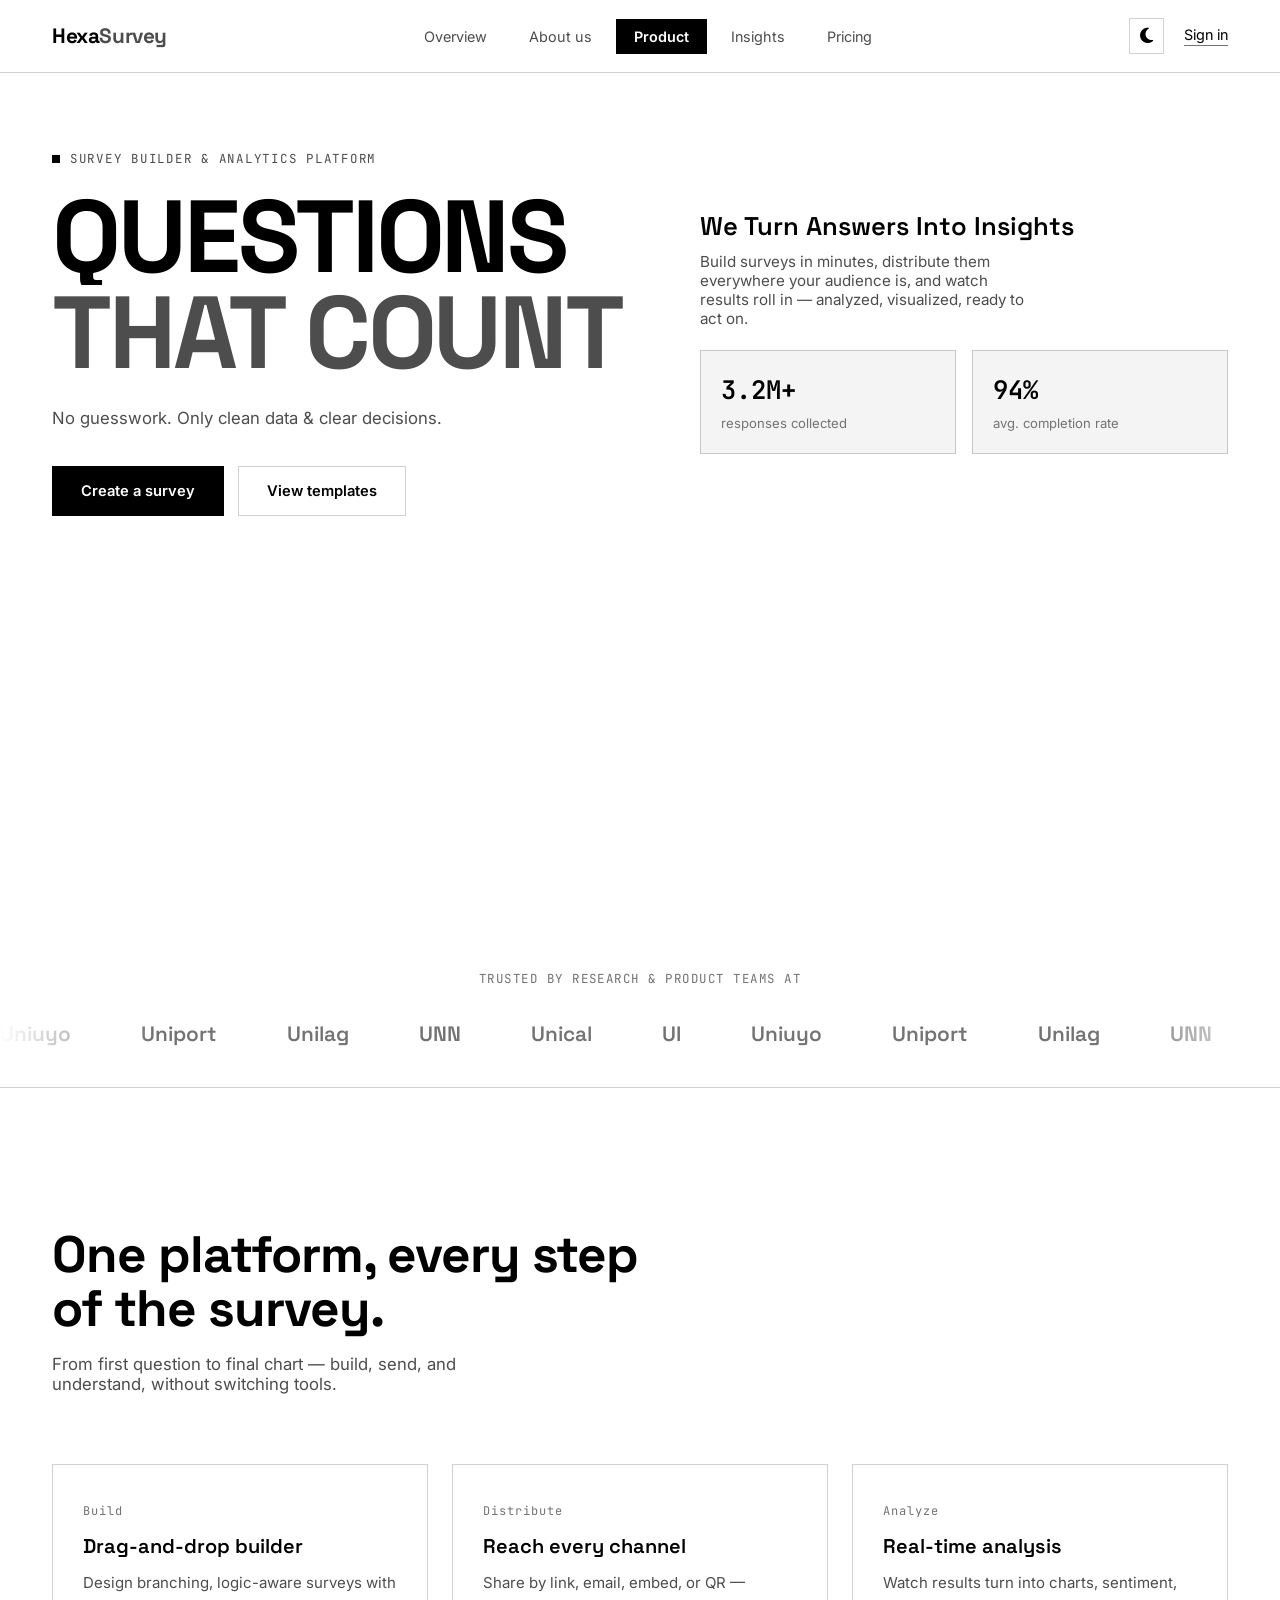
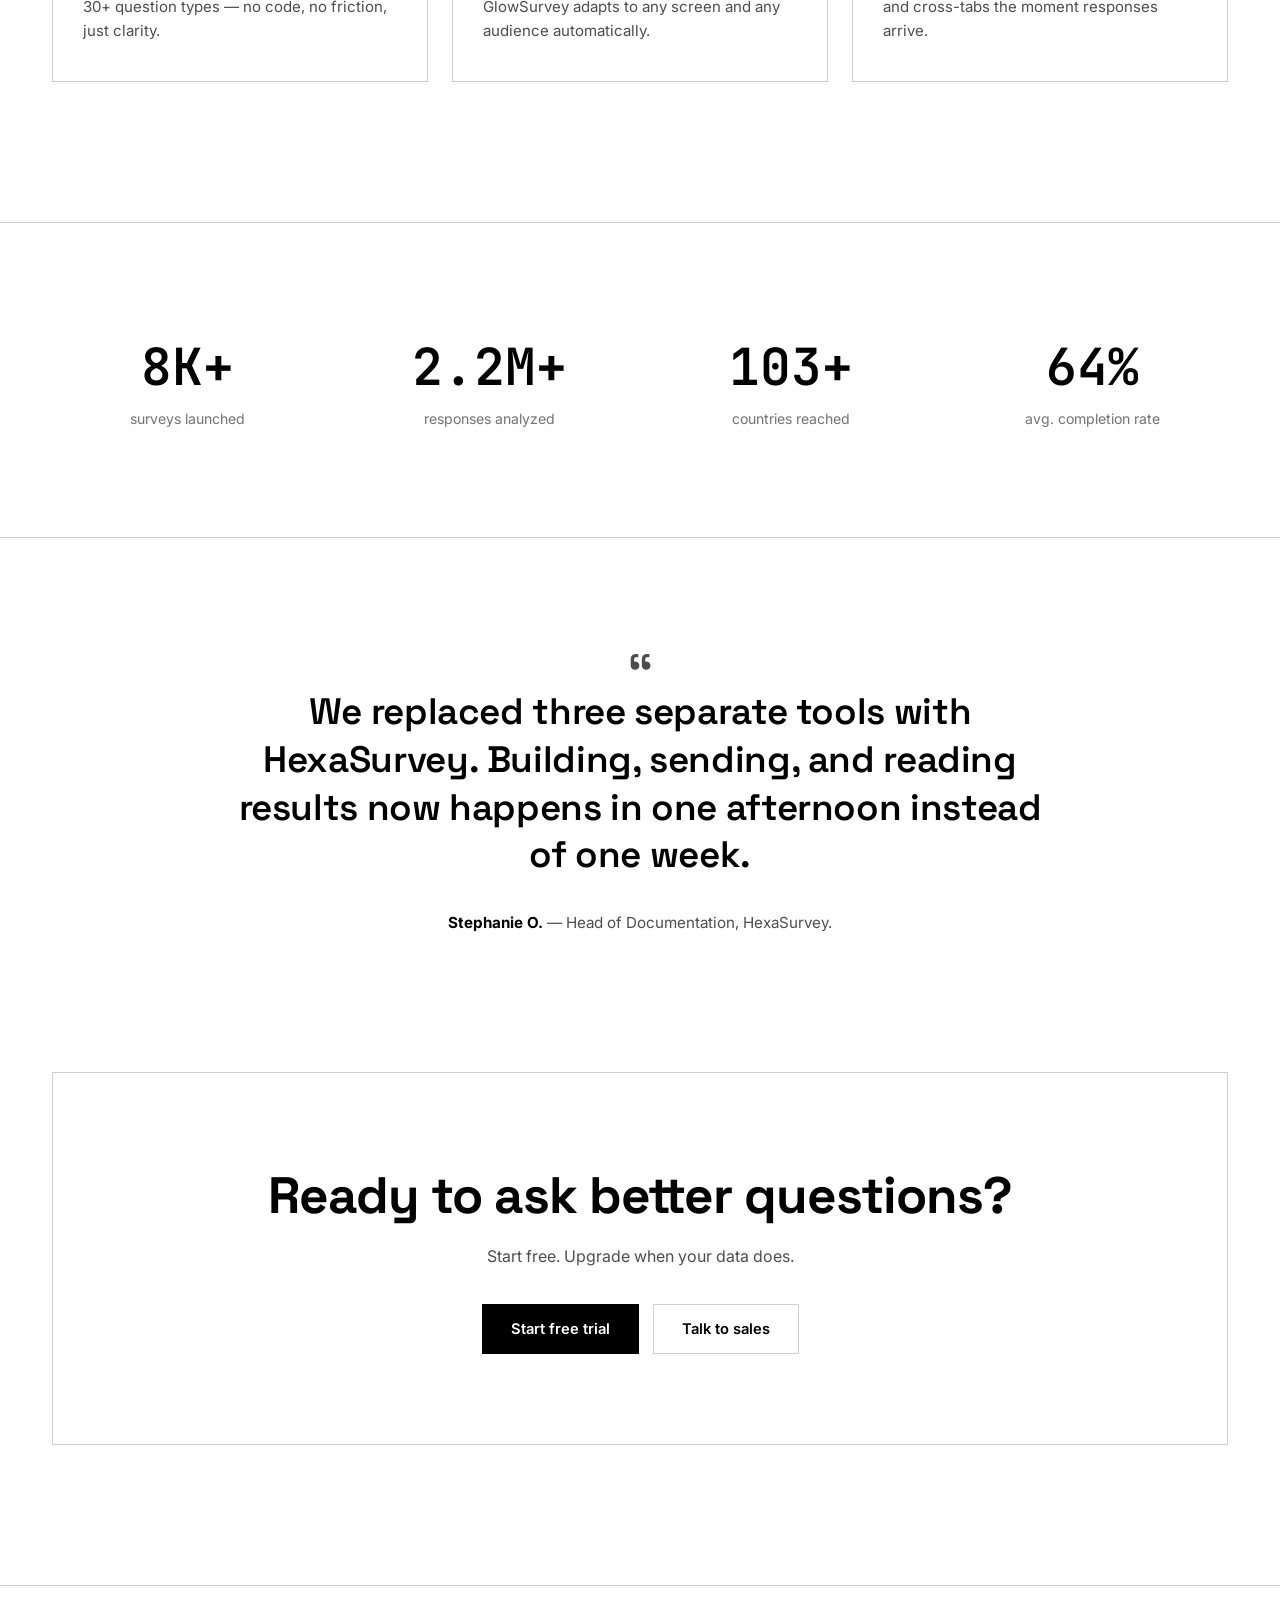
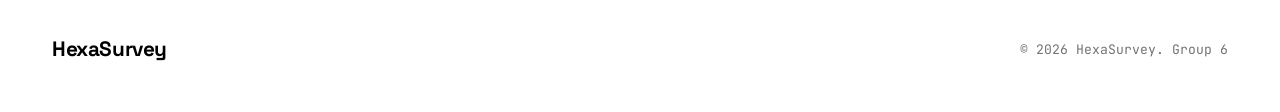
<file: index.html>
<!DOCTYPE html>
<html lang="en">
<head>
<meta charset="UTF-8">
<meta name="viewport" content="width=device-width, initial-scale=1.0">
<title>Hexa-Survey - Group 6</title>
<link rel="preconnect" href="https://fonts.googleapis.com">
<link rel="preconnect" href="https://fonts.gstatic.com" crossorigin>
<link href="https://fonts.googleapis.com/css2?family=Space+Grotesk:wght@500;600;700&family=Inter:wght@400;500;600&family=JetBrains+Mono:wght@400;500;600&display=swap" rel="stylesheet">
<link rel="stylesheet" href="https://cdnjs.cloudflare.com/ajax/libs/font-awesome/6.4.0/css/all.min.css">
<link rel="stylesheet" href="surv-land.css">
</head>
<body>

<header class="nav">
  <div class="nav-inner">
    <div class="logo">Hexa<span class="x">Survey</span></div>
    <ul class="nav-links">
      <li><a href="#features">Overview</a></li>
      <li><a href="about-us.html">About us</a></li>
      <li><a href="#" class="active">Product</a></li>
      <li><a href="#metrics">Insights</a></li>
      <li><a href="#pricing">Pricing</a></li>
    </ul>
    <!-- Inside <header class="nav"> -> <div class="nav-actions"> -->
<div class="nav-actions">
  <button id="themeToggle" class="theme-toggle-btn" aria-label="Toggle theme">
    <i class="fa-solid fa-sun" id="themeIcon"></i>
  </button>
  <a href="auth.html" class="sign-in nav-cta">Sign in</a>
  <div class="bar"><i class="fa-solid fa-bars"></i></div>
</div>
  </div>
  <div class="wrappednav">
    <div class="close-bar"><i class="fa-solid fa-xmark"></i></div>
    <ul class="nav-linkss">
      <li><a href="#features">Overview</a></li>
      <li><a href="about-us.html">About us</a></li>
      <li><a href="#" class="active">Product</a></li>
      <li><a href="#metrics">Insights</a></li>
      <li><a href="#pricing">Pricing</a></li>
      <li><a href="auth.html">Sign in</a></li>
    </ul>
  </div>
</header>

<section class="hero">
  <div class="blob blob-1" id="blob1"></div>
  <div class="blob blob-2" id="blob2"></div>
  <div class="wrap hero-grid">
    <div>
      <div class="eyebrow">Survey Builder &amp; Analytics Platform</div>
      <h1 class="headline">
        <span><em>Questions</em></span>
        <span><em>That Count</em></span>
      </h1>
      <p class="hero-sub">No guesswork. Only clean data &amp; clear decisions.</p>
      <div class="hero-ctas">
        <button class="btn btn-primary"><a href="auth.html"> Create a survey </a></button>
        <button class="btn btn-ghost">View templates</button>
      </div>
    </div>

    <div class="hero-right">
      <div class="hero-right-head">
        <h2>We Turn Answers Into Insights</h2>
        <p>Build surveys in minutes, distribute them everywhere your audience is, and watch results roll in — analyzed, visualized, ready to act on.</p>
      </div>

      <div class="stat-cards">
        <div class="stat-card">
          <div class="num">3.2M+</div>
          <div class="label">responses collected</div>
        </div>
        <div class="stat-card">
          <div class="num">94%</div>
          <div class="label">avg. completion rate</div>
        </div>
      </div>
    </div>
  </div>
</section>

<section class="logos-section">
  <div class="logos-label">Trusted by research &amp; product teams at</div>
  <div class="marquee">
    <div class="marquee-track">
      <span>Uniuyo</span><span>Uniport</span><span>Unilag</span><span>UNN</span><span>Unical</span><span>UI</span>
      <span>Uniuyo</span><span>Uniport</span><span>Unilag</span><span>UNN</span><span>Unical</span><span>UI</span>
    </div>
  </div>
</section>

<section class="features" id="features">
  <div class="wrap">
    <div class="section-head reveal">
      <h2>One platform, every step of the survey.</h2>
      <p>From first question to final chart — build, send, and understand, without switching tools.</p>
    </div>

    <div class="feature-grid stagger">
      <div class="feature-card reveal" style="--i:0">
        <span class="feature-tag">Build</span>
        <h3>Drag-and-drop builder</h3>
        <p>Design branching, logic-aware surveys with 30+ question types — no code, no friction, just clarity.</p>
      </div>
      <div class="feature-card reveal" style="--i:1">
        <span class="feature-tag">Distribute</span>
        <h3>Reach every channel</h3>
        <p>Share by link, email, embed, or QR — GlowSurvey adapts to any screen and any audience automatically.</p>
      </div>
      <div class="feature-card reveal" style="--i:2">
        <span class="feature-tag">Analyze</span>
        <h3>Real-time analysis</h3>
        <p>Watch results turn into charts, sentiment, and cross-tabs the moment responses arrive.</p>
      </div>
    </div>
  </div>
</section>

<section class="metrics" id="metrics">
  <div class="wrap metrics-grid stagger">
    <div class="metric reveal reveal-scale" style="--i:0"><div class="num" data-count="12000" data-suffix="+">0</div><div class="label">surveys launched</div></div>
    <div class="metric reveal reveal-scale" style="--i:1"><div class="num" data-count="3200000" data-suffix="+">0</div><div class="label">responses analyzed</div></div>
    <div class="metric reveal reveal-scale" style="--i:2"><div class="num" data-count="150" data-suffix="+">0</div><div class="label">countries reached</div></div>
    <div class="metric reveal reveal-scale" style="--i:3"><div class="num" data-count="94" data-suffix="%">0</div><div class="label">avg. completion rate</div></div>
  </div>
</section>

<section class="testimonial">
  <div class="wrap reveal reveal-scale">
    <span class="quote-mark">&ldquo;</span>
    <blockquote>We replaced three separate tools with HexaSurvey. Building, sending, and reading results now happens in one afternoon instead of one week.</blockquote>
    <div class="testimonial-author"><strong>Stephanie O.</strong> — Head of Documentation, HexaSurvey.</div>
  </div>
</section>

<section class="cta-band reveal reveal-scale" id="pricing">
  <h2>Ready to ask better questions?</h2>
  <p>Start free. Upgrade when your data does.</p>
  <div class="hero-ctas">
    <button class="btn btn-primary"><a href="auth.html">Start free trial</a></button>
    <button class="btn btn-ghost">Talk to sales</button>
  </div>
</section>

<footer>
  <div class="wrap footer-inner">
    <div class="logo" style="animation:none; opacity:1;">HexaSurvey</div>
    <div class="footer-copy">© 2026 HexaSurvey. Group 6</div>
  </div>
</footer>

<script src="theme.js"></script>
<script>
  // this one dey handle mobile menu
  const bar = document.querySelector('.bar');
  const closeBtn = document.querySelector('.close-bar');
  const wrappedNav = document.querySelector('.wrappednav');
  const mobileLinks = document.querySelectorAll('.nav-linkss a');

  // show menu when person tap the bars
  bar.addEventListener('click', () => {
    wrappedNav.classList.add('open');
  });

  closeBtn.addEventListener('click', () => {
    wrappedNav.classList.remove('open');
  });

  mobileLinks.forEach(link => {
    link.addEventListener('click', () => {
      wrappedNav.classList.remove('open');
    });
  });


  // make sections show sharp sharp as person scroll reach them
  const revealEls = document.querySelectorAll('.reveal');
  const io = new IntersectionObserver((entries) => {
    entries.forEach(entry => {
      if (entry.isIntersecting){
        entry.target.classList.add('in-view');
        io.unobserve(entry.target);
      }
    });
  }, { threshold: 0.18, rootMargin: '0px 0px -60px 0px' });
  revealEls.forEach(el => io.observe(el));

  // count the big numbers with small animation
  const counters = document.querySelectorAll('[data-count]');
  const formatNum = (n) => n >= 1000000 ? (n/1000000).toFixed(1).replace(/\.0$/,'') + 'M'
                        : n >= 1000 ? (n/1000).toFixed(0) + 'K'
                        : n.toString();
  const counterIO = new IntersectionObserver((entries) => {
    entries.forEach(entry => {
      if (!entry.isIntersecting) return;
      const el = entry.target;
      const target = parseInt(el.dataset.count, 10);
      const suffix = el.dataset.suffix || '';
      const duration = 1600;
      const start = performance.now();
      // keep updating number till e reach the target
      function tick(now){
        const progress = Math.min((now - start) / duration, 1);
        const eased = 1 - Math.pow(1 - progress, 3);
        el.textContent = formatNum(Math.floor(target * eased)) + suffix;
        if (progress < 1) requestAnimationFrame(tick);
      }
      requestAnimationFrame(tick);
      counterIO.unobserve(el);
    });
  }, { threshold: 0.5 });
  counters.forEach(el => counterIO.observe(el));

  
</script>

</body>
</html>
</file>
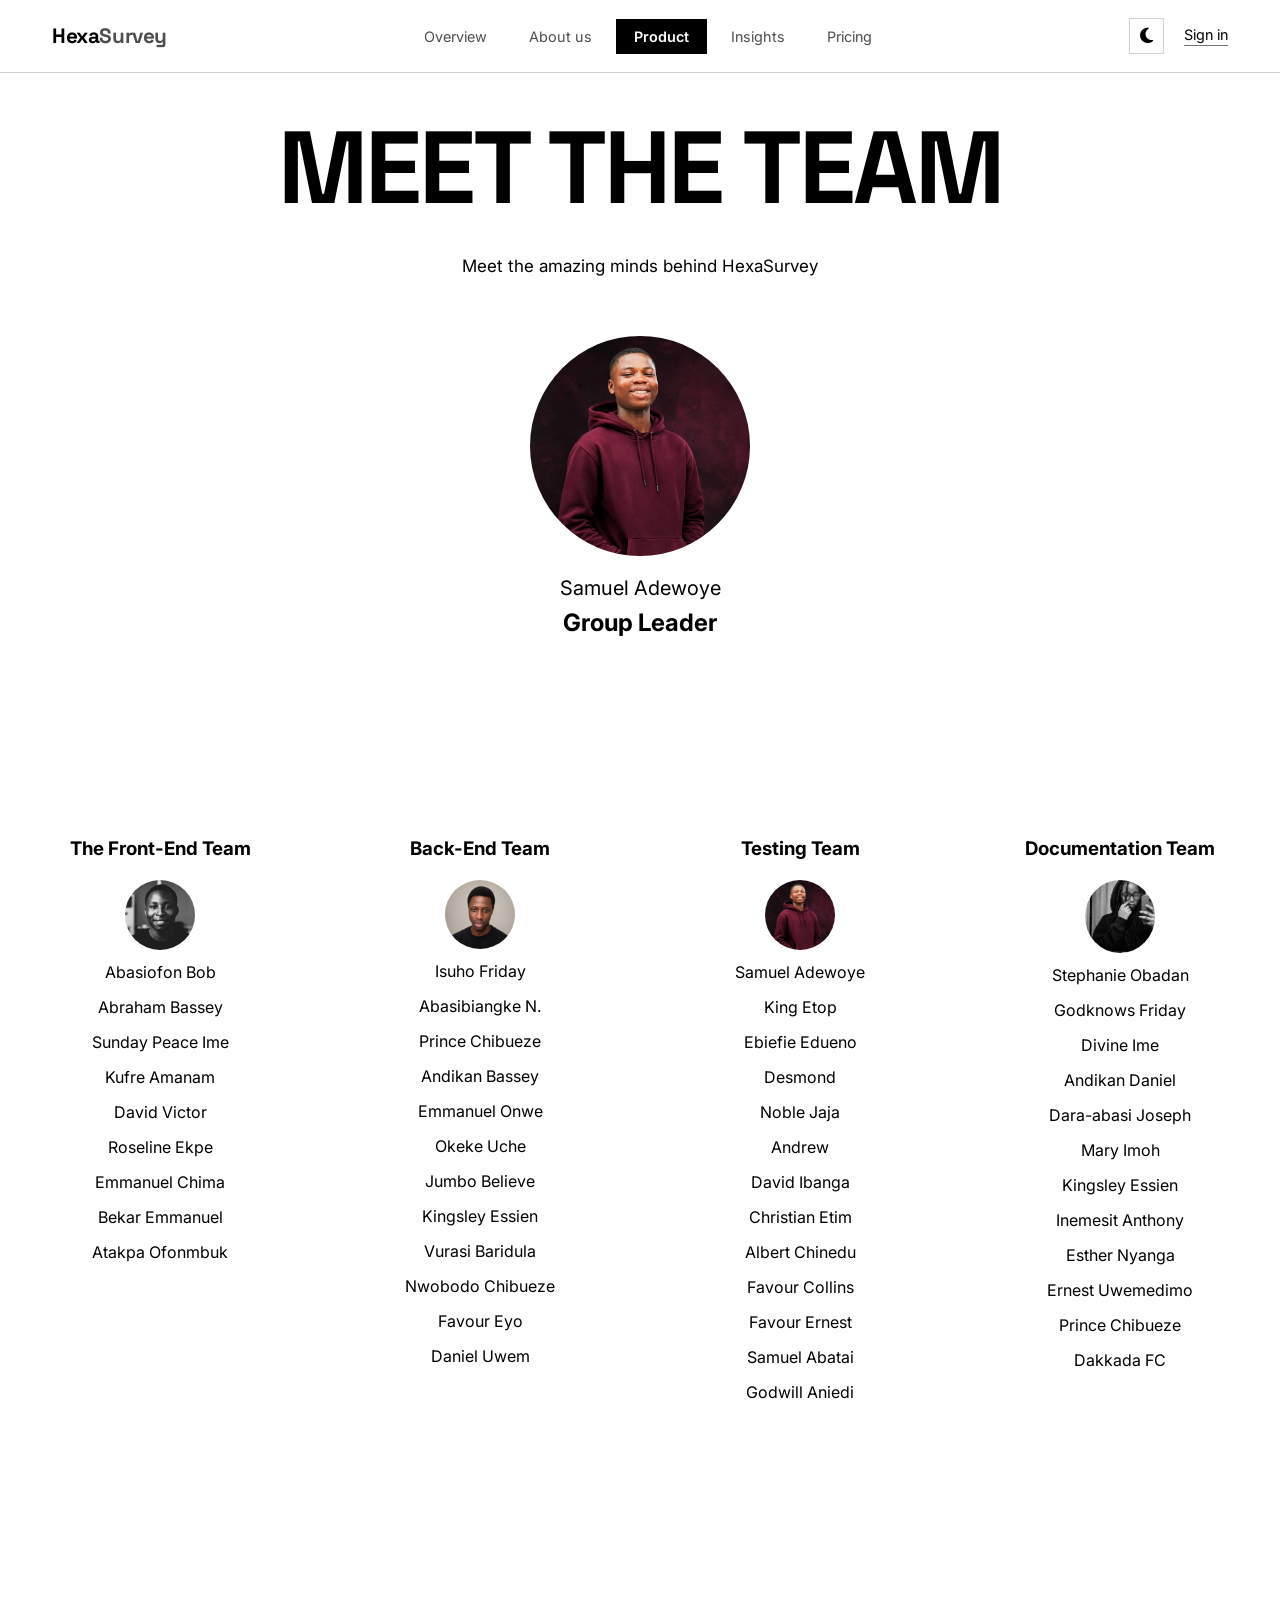
<file: about-us.html>
<!DOCTYPE html>
<html lang="en">
<head>
    <meta charset="UTF-8">
    <meta name="viewport" content="width=device-width, initial-scale=1.0">
    <link rel="preconnect" href="https://fonts.googleapis.com">
    <link rel="preconnect" href="https://fonts.gstatic.com" crossorigin>
    <link href="https://fonts.googleapis.com/css2?family=Space+Grotesk:wght@500;600;700&family=Inter:wght@400;500;600&family=JetBrains+Mono:wght@400;500;600&display=swap" rel="stylesheet">
    <link rel="stylesheet" href="https://cdnjs.cloudflare.com/ajax/libs/font-awesome/6.4.0/css/all.min.css">
    <link rel="stylesheet" href="surv-land.css">
    <title>About Us - HexaSurvey</title>

    <style>
    body {
        padding-bottom: 200px;
    }
    .the-actual-team {
        display: grid;
        grid-template-columns: 1fr 1fr 1fr 1fr;
        margin-top: 40px;
        place-content: center;
        min-height: 100vh;
        align-items: start;
        justify-items: center;
    }

    @media (max-width: 800px) {
        .the-actual-team {
            grid-template-columns: 1fr 1fr;
            row-gap: 50px;
            place-content: center;
            min-height: 100vh;
            align-items: start;
            justify-items: center;
        }
    }

    .the-actual-team h3 {
        color: var(--white);
        text-align: center;
        margin-bottom: 20px;
    }

    .front-end div {
        display: flex;
        flex-direction: column;
        align-items: center;
        gap: 12px;
        margin: 15px;
    }

    .front-end img {
        width: 70px;
        border-radius: 50%;
    }

    .back-end div {
        display: flex;
        flex-direction: column;
        align-items: center;
        gap: 12px;
        margin: 15px;
    }

    .back-end img {
        width: 70px;
        border-radius: 50%;
    }

    @keyframes scroll-reveal {
        from {
            opacity: 0;
            transform: translateX(60px) scale(0.85);
        }
        to {
            opacity: 1;
            transform: translateY(0) scale(1);
        }
    }

    .prince,
    .the-actual-team h3,
    .front-end div, 
    .back-end div {
        animation: scroll-reveal linear both;
        animation-timeline: view();
        animation-range: entry 10% cover 30%;
    }
    </style>
</head>

<header class="nav">
  <div class="nav-inner">
    <div class="logo">Hexa<span class="x">Survey</span></div>
    <ul class="nav-links">
      <li><a href="#features">Overview</a></li>
      <li><a href="about-us.html">About us</a></li>
      <li><a href="index.html" class="active">Product</a></li>
      <li><a href="#metrics">Insights</a></li>
      <li><a href="#pricing">Pricing</a></li>
    </ul>
    <!-- Inside <header class="nav"> -> <div class="nav-actions"> -->
<div class="nav-actions">
  <button id="themeToggle" class="theme-toggle-btn" aria-label="Toggle theme">
    <i class="fa-solid fa-sun" id="themeIcon"></i>
  </button>
  <a href="auth.html" class="sign-in nav-cta">Sign in</a>
  <div class="bar"><i class="fa-solid fa-bars"></i></div>
</div>
  </div>
  <div class="wrappednav">
    <div class="close-bar"><i class="fa-solid fa-xmark"></i></div>
    <ul class="nav-linkss">
      <li><a href="index.html#features">Overview</a></li>
      <li><a href="about-us.html">About us</a></li>
      <li><a href="index.html" class="active">Product</a></li>
      <li><a href="index.html#metrics">Insights</a></li>
      <li><a href="index.html#pricing">Pricing</a></li>
      <li><a href="auth.html">Sign in</a></li>
    </ul>
  </div>
</header>

<body>
    <section class="" style="margin-top: 120px;">
        <h1 class="headline" style="text-align: center;">
            <span><em>Meet the Team</em></span>
        </h1>
        <p style="text-align: center; margin-top: 40px; font-size: 17px;"> Meet the amazing minds behind HexaSurvey</p>
    </section>
<br><br><br>
    <section class="prince">
        <img src="prince.jpeg" style="width: 220px; border-radius: 50%; display: block; margin-left: auto; margin-right: auto;">
          <p style="text-align: center; margin-top: 20px; font-size: 20px;">Samuel Adewoye</p>
        <h2 style="text-align: center; margin-top: 8px;">Group Leader</h2>
    </section>

    <section class="the-actual-team">
        <section class="front-end">
            <h3>The Front-End Team</h3>
            <div><img src="fhonz-black-tshirt.png"> <p> Abasiofon Bob</p></div>
            
            <div> <p> Abraham Bassey</p></div>
            <div> <p> Sunday Peace Ime</p></div>
            <div> <p> Kufre Amanam</p></div>
            <div> <p> David Victor</p></div>
            <div> <p> Roseline Ekpe</p></div>
            <div> <p> Emmanuel Chima</p></div>
            <div> <p> Bekar Emmanuel</p></div>
            <div> <p> Atakpa Ofonmbuk</p></div>
        </section>

        <section class="back-end">
            <h3>Back-End Team</h3>
            <div> <img src="Isuho.jpg"> <p> Isuho Friday</p></div>
            <div> <p>Abasibiangke N.</p></div>
            <div> <p> Prince Chibueze</p></div>
            <div> <p> Andikan Bassey</p></div>
            <div> <p> Emmanuel Onwe</p></div>
            <div> <p> Okeke Uche</p></div>
            <div> <p> Jumbo Believe</p></div>
            <div> <p> Kingsley Essien</p></div>
            <div> <p> Vurasi Baridula</p></div>
            <div> <p> Nwobodo Chibueze</p></div>
            <div> <p> Favour Eyo</p></div>
             <div> <p>Daniel Uwem</p></div>
        </section>

        <section class="back-end">
             <h3>Testing Team</h3>
            <div><img src="prince.jpeg"> <p> Samuel Adewoye</p></div>
            <div> <p>King Etop</p></div> <div> <p> Ebiefie Edueno</p></div>
            <div> <p> Desmond</p></div>
            <div> <p> Noble Jaja</p></div>
            <div> <p> Andrew</p></div>
            <div> <p> David Ibanga</p></div>
            <div> <p> Christian Etim</p></div>
            <div> <p> Albert Chinedu</p></div>
            <div> <p> Favour Collins</p></div>
            <div> <p> Favour Ernest</p></div>
            <div> <p> Samuel Abatai</p></div>
             <div> <p> Godwill Aniedi</p></div>
        </section>

        <section class="back-end">
             <h3>Documentation Team</h3>
            <div> <img src="steph.jpg"> <p> Stephanie Obadan</p></div>
            <div> <p> Godknows Friday</p></div>
            <div> <p> Divine Ime</p></div>
            <div> <p> Andikan Daniel</p></div>
            <div> <p> Dara-abasi Joseph</p></div>
            <div> <p> Mary Imoh </p></div>
            <div> <p> Kingsley Essien</p></div>
            <div> <p> Inemesit Anthony</p></div>
            <div> <p> Esther Nyanga</p></div>
            <div> <p> Ernest Uwemedimo</p></div>
            <div> <p> Prince Chibueze</p></div>
            <div> <p> Dakkada FC</p></div>
        </section>
    </section>

    <script src="theme.js"></script>
    <script>
      // this one dey control mobile menu
      const bar = document.querySelector('.bar');
      const closeBtn = document.querySelector('.close-bar');
      const wrappedNav = document.querySelector('.wrappednav');
      const mobileLinks = document.querySelectorAll('.nav-linkss a');

      // open menu when person tap the bars
      bar.addEventListener('click', () => {
        wrappedNav.classList.add('open');
      });

      // close am when person tap the close button
      closeBtn.addEventListener('click', () => {
        wrappedNav.classList.remove('open');
      });

      mobileLinks.forEach(link => {
        link.addEventListener('click', () => {
          wrappedNav.classList.remove('open');
        });
      });
    </script>
</body>
</html>
</file>
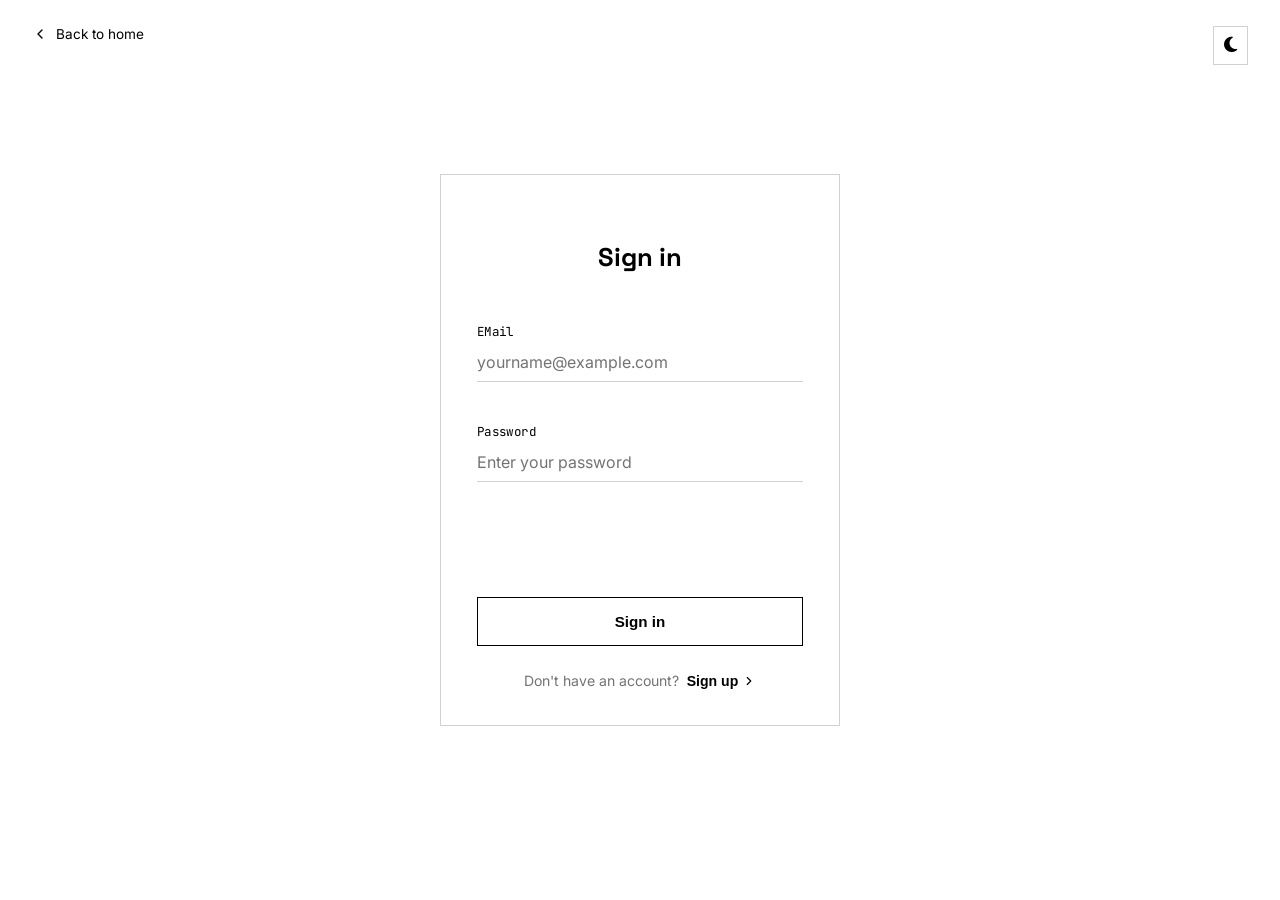
<file: analytics.html>
<!DOCTYPE html>
<html lang="en">
<head>
<meta charset="UTF-8">
<meta name="viewport" content="width=device-width, initial-scale=1.0">
<title>Analytics — HexaSurvey</title>
<link rel="preconnect" href="https://fonts.googleapis.com">
<link rel="preconnect" href="https://fonts.gstatic.com" crossorigin>
<link href="https://fonts.googleapis.com/css2?family=Space+Grotesk:wght@500;600;700&family=Inter:wght@400;500;600&family=JetBrains+Mono:wght@400;500;600&display=swap" rel="stylesheet">
<link rel="stylesheet" href="https://cdnjs.cloudflare.com/ajax/libs/font-awesome/6.4.0/css/all.min.css">
<link rel="stylesheet" href="surv-land.css">
<style>
    body{ margin-top: 80px; padding: 30px; }
    .analytics-wrap{ max-width: 820px; margin: 0 auto 80px; }

    .analytics-head{ margin-top: 20px; }
    .analytics-head p{ color: var(--muted); margin-top: 8px; }

    .summary-row{
        display: flex;
        gap: 16px;
        margin-top: 30px;
        flex-wrap: wrap;
    }
    .summary-card{
        flex: 1;
        min-width: 160px;
        border: 1px solid var(--border);
        background: var(--bg-elevated);
        padding: 20px;
    }
    .summary-card .num{
        font-family: var(--font-mono);
        font-size: 1.8rem;
        font-weight: 600;
        color: var(--white);
    }
    .summary-card .label{
        color: var(--muted-dim);
        font-size: 0.85rem;
        margin-top: 6px;
    }

    .share-box{
        margin-top: 30px;
        border: 1px solid var(--border);
        background: var(--bg-elevated);
        padding: 20px;
    }
    .share-box h3{
        font-family: var(--font-display);
        font-size: 1.1rem;
        color: var(--white);
        margin-bottom: 12px;
    }
    .share-row{
        display: flex;
        align-items: center;
        gap: 10px;
        flex-wrap: wrap;
    }
    .share-row code{
        font-family: var(--font-mono);
        font-size: 0.85rem;
        color: var(--white);
        background: var(--bg-card);
        padding: 8px 12px;
        border: 1px solid var(--border);
        word-break: break-all;
        flex: 1;
        min-width: 200px;
    }
    .copy-btn{
        background: transparent;
        border: 1px solid var(--white);
        color: var(--white);
        padding: 8px 16px;
        font-size: 0.85rem;
        cursor: pointer;
        font-family: var(--font-body);
        transition: background .3s, color .3s;
    }
    .copy-btn:hover{ background: var(--white); color: var(--bg); }

    .question-block{
        margin-top: 30px;
        border: 1px solid var(--border);
        background: var(--bg-elevated);
        padding: 24px;
    }
    .question-block h3{
        font-family: var(--font-display);
        font-size: 1.05rem;
        color: var(--white);
        margin-bottom: 4px;
    }
    .question-meta{
        font-family: var(--font-mono);
        font-size: 0.75rem;
        color: var(--muted-dim);
        text-transform: uppercase;
        letter-spacing: .06em;
        margin-bottom: 16px;
        display: block;
    }

    .option-bar-row{
        margin-bottom: 14px;
    }
    .option-bar-label{
        display: flex;
        justify-content: space-between;
        font-size: 0.9rem;
        color: var(--white);
        margin-bottom: 6px;
    }
    .option-bar-track{
        width: 100%;
        height: 8px;
        border: 1px solid var(--border);
        background: var(--bg-card);
    }
    .option-bar-fill{
        height: 100%;
        background: var(--white);
    }

    .text-answers{
        display: flex;
        flex-direction: column;
        gap: 10px;
        max-height: 320px;
        overflow-y: auto;
    }
    .text-answer{
        border-top: 1px solid var(--border);
        padding-top: 10px;
        color: var(--muted);
        font-size: 0.92rem;
    }
    .text-answer:first-child{ border-top: none; padding-top: 0; }

    .state-msg{ color: var(--muted); text-align: center; padding: 60px 0; }
    .back-nav{ display: inline-flex; align-items: center; gap: 8px; color: var(--muted); font-size: 0.9rem; margin-top: 20px; }
    .back-nav:hover{ color: var(--white); }
    .nav-inner{
        display: grid;
        grid-template-columns: 1fr auto 1fr;
        align-items: center;
    }
    .nav-email{
        justify-self: center;
        font-family: var(--font-mono);
        font-size: 0.85rem;
        color: var(--muted);
    }
    .nav-actions{
        justify-self: end;
    }
    @media (max-width: 600px){
        .nav-inner{ padding: 14px 16px; gap: 8px; }
        .logo{ font-size: 1.05rem; }
        .nav-email{
            max-width: 38vw;
            overflow: hidden;
            text-overflow: ellipsis;
            white-space: nowrap;
            font-size: 0.72rem;
        }
        body{ padding: 16px; }
    }
</style>
</head>

<header class="nav">
  <div class="nav-inner">
    <div class="logo">Hexa<span class="x">Survey</span></div>
    <div class="nav-email" id="navEmail"></div>
    <div class="nav-actions">
      <button id="themeToggle" class="theme-toggle-btn" aria-label="Toggle theme">
        <i class="fa-solid fa-sun" id="themeIcon"></i>
      </button>
      <a href="#" id="signOutBtn" class="sign-in nav-cta">Sign out</a>
    </div>
  </div>
</header>

<body>
    <div class="analytics-wrap">
        <a href="dashboard.html" class="back-nav"><i class="fa-solid fa-arrow-left"></i> Back to dashboard</a>

        <div id="loadingState" class="state-msg">Loading analytics…</div>

        <div id="analyticsContent" style="display:none;">
            <div class="analytics-head">
                <h1 class="headline" id="surveyTitle" style="font-size: 2rem;"></h1>
                <p id="surveyDescription"></p>
            </div>

            <div class="summary-row">
                <div class="summary-card">
                    <div class="num" id="responseCount">0</div>
                    <div class="label">total responses</div>
                </div>
                <div class="summary-card">
                    <div class="num" id="questionCount">0</div>
                    <div class="label">questions</div>
                </div>
                <div class="summary-card">
                    <div class="num" id="completionRate">—</div>
                    <div class="label">completion rate</div>
                </div>
            </div>

            <div class="share-box">
                <h3>Share this survey</h3>
                <div class="share-row">
                    <code id="shareUrl"></code>
                    <button type="button" class="copy-btn" id="copyShareBtn">Copy link</button>
                </div>
            </div>

            <div id="questionsAnalytics"></div>
        </div>
    </div>

<script src="theme.js"></script>
<script src="api.js"></script>
<script>
    // no login means no analytics access
    if (!isLoggedIn()){
        window.location.href = 'auth.html';
    }

    document.getElementById('navEmail').textContent = getEmail();

    // logout person and clear browser details
    document.getElementById('signOutBtn').addEventListener('click', async (e) => {
        e.preventDefault();
        try {
            await apiFetch('/auth/logout', { method: 'POST' });
        } catch (err){
            console.error('Logout request failed:', err);
        } finally {
            clearToken();
            clearEmail();
            window.location.href = 'auth.html';
        }
    });

    const params = new URLSearchParams(window.location.search);
    const surveyId = params.get('id');

    const loadingState = document.getElementById('loadingState');
    const analyticsContent = document.getElementById('analyticsContent');
    const questionsAnalyticsEl = document.getElementById('questionsAnalytics');

    // make text safe before we put am inside page
    function escapeHtml(str){
        const div = document.createElement('div');
        div.textContent = str == null ? '' : String(str);
        return div.innerHTML;
    }

    // show simple message when page no fit load
    function showState(msg){
        loadingState.textContent = msg;
        loadingState.style.display = 'block';
        analyticsContent.style.display = 'none';
    }

    // turn multiple choice answers to result bars
    function renderMcqQuestion(q, totalResponses){
        let counts = q.answer_counts || {};
        
        // arrange backend result if e come as list
        if (Array.isArray(q.results)) {
            counts = {};
            q.results.forEach(r => { 
                if (r && r.option !== undefined) {
                    counts[r.option] = r.count ?? 0;
                }
            });
        }

        const options = q.options || Object.keys(counts);
        const maxCount = Math.max(1, ...options.map(opt => counts[opt] || 0));

        const bars = options.map(opt => {
            const count = counts[opt] || 0;
            const pct = totalResponses > 0 ? Math.round((count / totalResponses) * 100) : 0;
            const widthPct = Math.round((count / maxCount) * 100);
            return `
                <div class="option-bar-row">
                    <div class="option-bar-label">
                        <span>${escapeHtml(opt)}</span>
                        <span>${count} &middot; ${pct}%</span>
                    </div>
                    <div class="option-bar-track">
                        <div class="option-bar-fill" style="width:${widthPct}%;"></div>
                    </div>
                </div>
            `;
        }).join('');

        return bars || '<p style="color: var(--muted);">No responses yet.</p>';
    }

    // show all written answers for text question
    function renderTextQuestion(q){
        // check all the answer names backend fit send
        const rawAnswers = q.text_answers || q.answers || q.results || q.responses || [];
        
        // pick only the actual answer from object list
        const answers = rawAnswers.map(a => {
            if (typeof a === 'object' && a !== null) {
                return a.answer || a.option || JSON.stringify(a);
            }
            return a;
        }).filter(a => a !== null && a !== undefined && String(a).trim() !== '');

        if (answers.length === 0){
            return '<p style="color: var(--muted);">No responses yet.</p>';
        }
        return `<div class="text-answers">${answers.map(a => `<div class="text-answer">${escapeHtml(a)}</div>`).join('')}</div>`;
    }

    // build one complete analytics question card
    function renderQuestion(q, totalResponses){
        const block = document.createElement('div');
        block.className = 'question-block';

        const typeLabelMap = {
            short_answer: 'SHORT ANSWER',
            paragraph: 'PARAGRAPH',
            multiple_choice: 'MULTIPLE CHOICE'
        };

        const body = q.question_type === 'multiple_choice'
            ? renderMcqQuestion(q, totalResponses)
            : renderTextQuestion(q);

        block.innerHTML = `
            <span class="question-meta">${typeLabelMap[q.question_type] || q.question_type}${q.required ? ' &middot; REQUIRED' : ''}</span>
            <h3>${escapeHtml(q.question)}</h3>
            <div style="margin-top:16px;">${body}</div>
        `;

        questionsAnalyticsEl.appendChild(block);
    }

    // collect survey stats then put everything for page
    async function loadAnalytics(){
        if (!surveyId){
            showState('No survey selected.');
            return;
        }

        try {
            const response = await apiFetch(`/surveys/${surveyId}/analytics`, { method: 'GET' });

            if (response.status === 403){
                showState('You don\'t have access to this survey\'s analytics.');
                return;
            }
            if (response.status === 404){
                showState('This survey could not be found.');
                return;
            }

            const data = await response.json();

            if (!response.ok || !data.success){
                showState(data.message || 'Could not load analytics.');
                return;
            }

            // backend fit wrap survey data or send am direct
const survey = data.data || data;

// use any title name backend carry come
const surveyTitle = survey.title || survey.survey_title || survey.name || data.title;
const surveyDesc = survey.description || survey.survey_description || data.description || '';

document.getElementById('surveyTitle').textContent = surveyTitle || 'Untitled survey';
document.getElementById('surveyDescription').textContent = surveyDesc;
            // check the response count name wey dey available
            const totalResponses = survey['total responses'] ?? survey.total_responses ?? survey.response_count ?? 0;
            const questions = survey.questions || [];

            document.getElementById('responseCount').textContent = totalResponses;
            document.getElementById('questionCount').textContent = questions.length;

            const completion = survey.completion_rate;
            document.getElementById('completionRate').textContent = (completion !== undefined && completion !== null)
                ? `${completion}%`
                : '—';

            const shareUrl = survey.share_token
                ? `${window.location.origin}${window.location.pathname.replace('analytics.html', '')}share.html?token=${survey.share_token}`
                : 'Not published yet';
            document.getElementById('shareUrl').textContent = shareUrl;

            // allow copy only when survey don get share link
            const copyBtn = document.getElementById('copyShareBtn');
            if (!survey.share_token){
                copyBtn.disabled = true;
                copyBtn.style.opacity = '0.5';
                copyBtn.style.cursor = 'not-allowed';
            } else {
                copyBtn.addEventListener('click', () => {
                    navigator.clipboard.writeText(shareUrl).then(() => {
                        const original = copyBtn.textContent;
                        copyBtn.textContent = 'Copied!';
                        setTimeout(() => { copyBtn.textContent = original; }, 1500);
                    }).catch(() => {
                        const original = copyBtn.textContent;
                        copyBtn.textContent = 'Copy failed';
                        setTimeout(() => { copyBtn.textContent = original; }, 1500);
                    });
                });
            }

            questionsAnalyticsEl.innerHTML = '';
            if (questions.length === 0){
                questionsAnalyticsEl.innerHTML = '<p class="state-msg">This survey has no questions yet.</p>';
            } else {
                questions.forEach(q => renderQuestion(q, totalResponses));
            }

            loadingState.style.display = 'none';
            analyticsContent.style.display = 'block';

        } catch (err){
            if (err.message && err.message.includes('Unauthorized')) return;
            console.error('Failed to load analytics:', err);
            showState('Could not reach the server. Check that the backend URL in api.js is correct.');
        }
    }

    loadAnalytics();
</script>

</body>
</html>
</file>
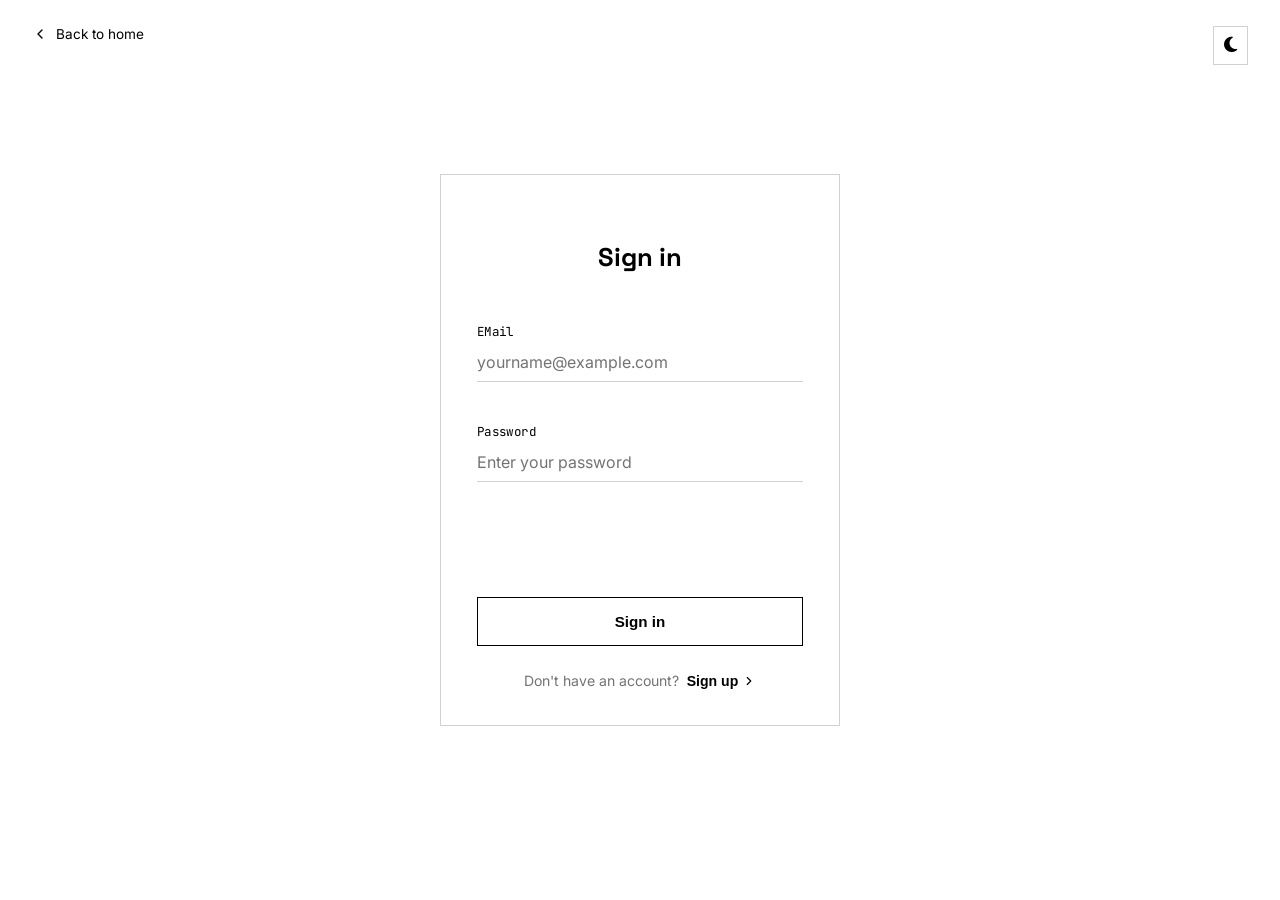
<file: auth.html>
<!DOCTYPE html>
<html lang="en">
<head>
<meta charset="UTF-8">
<meta name="viewport" content="width=device-width, initial-scale=1.0">
<title>HexaSurvey — Sign in part</title>
<link rel="preconnect" href="https://fonts.googleapis.com">
<link rel="preconnect" href="https://fonts.gstatic.com" crossorigin>
<link href="https://fonts.googleapis.com/css2?family=Space+Grotesk:wght@500;600;700&family=Inter:wght@400;500;600&family=JetBrains+Mono:wght@400;500;600&display=swap" rel="stylesheet">
<link rel="stylesheet" href="https://cdnjs.cloudflare.com/ajax/libs/font-awesome/6.4.0/css/all.min.css">
<link rel="stylesheet" href="auth.css">
</head>
<body>

<a href="index.html" class="back-link">
  <svg width="16" height="16" viewBox="0 0 24 24" fill="none"><path d="M15 18l-6-6 6-6" stroke="currentColor" stroke-width="2" stroke-linecap="round" stroke-linejoin="round"/></svg>
  Back to home
</a>

<button id="themeToggle" class="theme-toggle-btn" aria-label="Toggle theme">
  <i class="fa-solid fa-sun" id="themeIcon"></i>
</button>

<div class="field" aria-hidden="true">
  <div class="blob blob-a"></div>
  <div class="blob blob-b"></div>
  <div class="blob blob-c"></div>
  <div class="blob blob-d"></div>
</div>
<div class="grain"></div>

<div class="card" id="card">
  <div class="mark-wrap">
   <!--- <svg class="mark" viewBox="0 0 100 100" fill="none" xmlns="http://www.w3.org/2000/svg" aria-hidden="true">
      <defs>
        <linearGradient id="g1" x1="0" y1="0" x2="100" y2="100">
          <stop offset="0%" stop-color="#5eead4"/>
          <stop offset="50%" stop-color="#a855f7"/>
          <stop offset="100%" stop-color="#f0abfc"/>
        </linearGradient>
        <linearGradient id="g2" x1="100" y1="0" x2="0" y2="100">
          <stop offset="0%" stop-color="#7dd3fc"/>
          <stop offset="100%" stop-color="#6d28d9"/>
        </linearGradient>
      </defs>
      <path class="p1" d="M8 10 L46 50 L8 90" stroke="url(#g1)" stroke-width="16" stroke-linecap="round" stroke-linejoin="round" fill="none"/>
      <path class="p2" d="M92 10 L54 50 L92 90" stroke="url(#g2)" stroke-width="16" stroke-linecap="round" stroke-linejoin="round" fill="none"/>
      <path class="p3" d="M50 38 L50 62" stroke="#f0abfc" stroke-width="10" stroke-linecap="round"/>
    </svg> -->
  </div>

  <h1 class="title" id="formTitle">Sign in</h1>

  <form id="authForm" novalidate>
    <div class="field-group extra" id="nameGroup">
      <label for="name">Full name</label>
      <div class="input-underline">
        <input type="text" id="name" placeholder="Enter your name" autocomplete="name">
        <div class="line"></div>
      </div>
    </div>

    <div class="field-group">
      <label for="email">EMail</label>
      <div class="input-underline">
        <input type="email" id="email" placeholder="yourname@example.com" autocomplete="email" required>
        <div class="line"></div>
      </div>
      <div class="error-msg" id="emailError">Enter a valid email address.</div>
    </div>

    <div class="field-group">
      <label for="password">Password</label>
      <div class="input-underline">
        <input type="password" id="password" placeholder="Enter your password" autocomplete="current-password" required>
        <div class="line"></div>
      </div>
      <div class="error-msg" id="passwordError">Password must be at least 8 characters.</div>
    </div>

    <div class="field-group extra" id="confirmGroup">
      <label for="confirm">Confirm password</label>
      <div class="input-underline">
        <input type="password" id="confirm" placeholder="confirm password" autocomplete="new-password">
        <div class="line"></div>
      </div>
    </div>

    <div class="field-group extra" id="roleGroup">
      <label>I am a</label>
      <div class="input-underline" style="border:none;">
        <label style="font-size:14px; margin-right:16px; cursor:pointer;">
          <input type="radio" name="role" value="creator" checked style="width:auto; display:inline-block; margin-right:6px;"> Creator
        </label>
        <label style="font-size:14px; cursor:pointer;">
          <input type="radio" name="role" value="respondent" style="width:auto; display:inline-block; margin-right:6px;"> Respondent
        </label>
      </div>
    </div>

    <div class="error-msg" id="formError" style="color:#f87171;"></div>

    <button type="submit" class="submit-btn" id="submitBtn">Sign in</button>
  </form>

  <div class="switch-line" id="switchLine">
    Don't have an account?
    <button type="button" id="switchBtn" color="white">Sign up
      <svg width="14" height="14" viewBox="0 0 24 24" fill="none"><path d="M9 6l6 6-6 6" stroke="currentColor" stroke-width="2" stroke-linecap="round" stroke-linejoin="round"/></svg>
    </button>
  </div>
</div>

<script src="theme.js"></script>
<script src="api.js"></script>
<script>
  // pick all the auth page things we go dey use
  const card = document.getElementById('card');
  const formTitle = document.getElementById('formTitle');
  const submitBtn = document.getElementById('submitBtn');
  const switchLine = document.getElementById('switchLine');
  const switchBtn = document.getElementById('switchBtn');
  const form = document.getElementById('authForm');

  let mode = 'signin'; 

  // change the page look based on signin or signup
  function render(){
    if (mode === 'signin'){
      card.classList.remove('mode-signup');
      formTitle.textContent = 'Sign in';
      submitBtn.textContent = 'Sign in';
      switchLine.innerHTML = "Don't have an account? ";
      switchLine.appendChild(switchBtn);
      switchBtn.innerHTML = 'Sign up';
      switchBtn.style.color = 'white'
    } else {
      card.classList.add('mode-signup');
      formTitle.textContent = 'Create your account';
      submitBtn.textContent = 'Sign up';
      switchLine.innerHTML = 'Already have an account? ';
      switchLine.appendChild(switchBtn);
      switchBtn.innerHTML = 'Sign in <svg width="14" height="14" viewBox="0 0 24 24" fill="none"><path d="M9 6l6 6-6 6" stroke="currentColor" stroke-width="2" stroke-linecap="round" stroke-linejoin="round"/></svg>';
    }
  }

  // swap between signin and signup form
  switchBtn.addEventListener('click', () => {
    mode = mode === 'signin' ? 'signup' : 'signin';
    card.style.transform = 'scale(.985)';
    setTimeout(() => { card.style.transform = ''; }, 220);
    render();
  });

  
  const nameInput = document.getElementById('name');
  const emailInput = document.getElementById('email');
  const passwordInput = document.getElementById('password');
  const confirmInput = document.getElementById('confirm');
  const emailError = document.getElementById('emailError');
  const passwordError = document.getElementById('passwordError');
  const formError = document.getElementById('formError');

  // show any wahala for the form
  function showFormError(msg){
    formError.textContent = msg;
    formError.classList.add('show');
  }
  // clear old wahala message before next try
  function clearFormError(){
    formError.textContent = '';
    formError.classList.remove('show');
  }

  // check details then send signin or signup request
  form.addEventListener('submit', async (e) => {
    e.preventDefault();
    clearFormError();

    let valid = true;
    const emailOk = /^[^\s@]+@[^\s@]+\.[^\s@]+$/.test(emailInput.value);
    if (!emailOk){ emailError.classList.add('show'); valid = false; } else { emailError.classList.remove('show'); }

    const passOk = passwordInput.value.length >= 8;
    if (!passOk){ passwordError.classList.add('show'); valid = false; } else { passwordError.classList.remove('show'); }

    if (mode === 'signup' && passOk && confirmInput.value !== passwordInput.value){
      showFormError('Passwords do not match.');
      valid = false;
    }
    if (mode === 'signup' && !nameInput.value.trim()){
      showFormError('Please enter your full name.');
      valid = false;
    }

    if (!valid) return;

    submitBtn.disabled = true;
    submitBtn.style.opacity = '0.75';

    try {
      let response, data;

      // signup need name role and password too
      if (mode === 'signup'){
        submitBtn.textContent = 'Creating account…';
        const role = form.querySelector('input[name="role"]:checked').value;
        response = await apiFetch('/auth/register', {
          method: 'POST',
          redirectOnUnauthorized: false,
          body: JSON.stringify({
            fullname: nameInput.value.trim(),
            email: emailInput.value.trim(),
            password: passwordInput.value,
            role: role
          })
        });
      } else {
        submitBtn.textContent = 'Signing in…';
        response = await apiFetch('/auth/login', {
          method: 'POST',
          redirectOnUnauthorized: false,
          body: JSON.stringify({
            email: emailInput.value.trim(),
            password: passwordInput.value
          })
        });
      }

      data = await response.json();

      if (!response.ok || !data.success){
        showFormError(data.message || 'Something went wrong. Please try again.');
        submitBtn.disabled = false;
        submitBtn.style.opacity = '1';
        submitBtn.textContent = mode === 'signin' ? 'Sign in' : 'Sign up';
        return;
      }

      submitBtn.textContent = mode === 'signin' ? 'Signed in ✓' : 'Account created ✓';

      // save token so person fit enter protected pages
      const token = data.data && (data.data.access_token || data.data.token);
      if (token){
        setToken(token);
        setEmail(emailInput.value.trim());
      }

      if (mode === 'signup' && !token){
        // account don create but person need signin first
        setTimeout(() => {
          mode = 'signin';
          render();
          submitBtn.disabled = false;
          submitBtn.style.opacity = '1';
        }, 900);
      } else {
        if (!token){
          throw new Error('The server did not return an authentication token.');
        }
        setTimeout(() => {
          window.location.href = 'dashboard.html';
        }, 600);
      }

    } catch (err) {
      console.error('Auth request failed:', err);
      showFormError(err.message || 'Could not reach the server. Check that the backend URL in api.js is correct.');
      submitBtn.disabled = false;
      submitBtn.style.opacity = '1';
      submitBtn.textContent = mode === 'signin' ? 'Sign in' : 'Sign up';
    }
  });

  // clear errors as person dey correct the details
  [emailInput, passwordInput].forEach(inp => {
    inp.addEventListener('input', () => {
      emailError.classList.remove('show');
      passwordError.classList.remove('show');
      clearFormError();
    });
  });
</script>

</body>
</html>
</file>
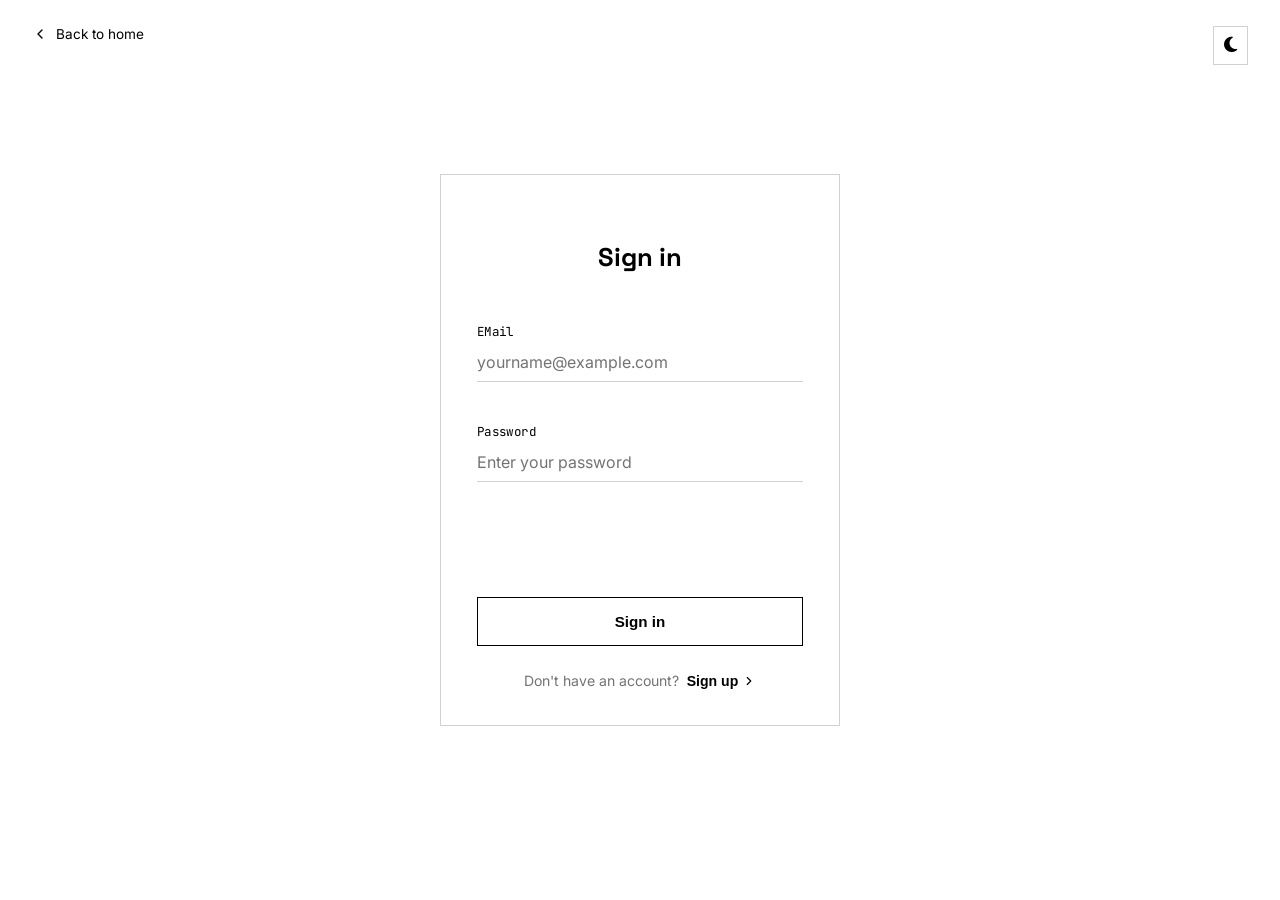
<file: create-survey.html>
<!DOCTYPE html>
<html lang="en">
<head>
    <meta charset="UTF-8">
    <meta name="viewport" content="width=device-width, initial-scale=1.0">
  <link rel="preconnect" href="https://fonts.googleapis.com">
<link rel="preconnect" href="https://fonts.gstatic.com" crossorigin>
<link href="https://fonts.googleapis.com/css2?family=Space+Grotesk:wght@500;600;700&family=Inter:wght@400;500;600&family=JetBrains+Mono:wght@400;500;600&display=swap" rel="stylesheet">
<link rel="stylesheet" href="https://cdnjs.cloudflare.com/ajax/libs/font-awesome/6.4.0/css/all.min.css">
    <link rel="stylesheet" href="surv-land.css">
    <title>Document</title>
    <style>
        *{
            box-sizing: border-box;
            margin-top:0;
            padding: 0;
        }
        body{
            margin-top: 80px;
            padding: 30px;
        }
        .create{
            background-color: var(--bg-elevated);
            padding: 30px;
            margin-top: 40px;
            border: 1px solid var(--border);
        }
        .create label{
            font-size: 22px;
            color: var(--white);
        }
        .create input{
            background-color: transparent;
            padding: 17px;
            border: none;
            border-top: 0.5px solid var(--border);
            border-bottom: 0.5px solid var(--muted);
            width: 100%;
            color: var(--white);
            font-family: var(--font-body);
            font-size: 16px;
        }
        .create button{
            border: 1px solid var(--white);
            padding: 12px;
            background: transparent;
            color: var(--white);
            cursor: pointer;
        }
        .question-box{
            margin-top: 20px;
        }
        .question-box input {
         background-color: transparent;
         padding: 17px;
         border: none;
         border-top: 0.5px solid var(--border);
         border-bottom: 0.5px solid var(--muted);
         width: 100%;
         color: var(--white);
         font-size: 16px;
        }
        .question-box label {
            font-size: 18px;
            color: var(--white);
        }

        .mcq-options input[type="radio"] {
         width: auto !important;
         display: inline-block;
         margin-right: 10px;
        }
        .headline{
            color: var(--white);
        }
        .nav-inner{
            display: grid;
            grid-template-columns: 1fr auto 1fr;
            align-items: center;
        }
        .nav-email{
            justify-self: center;
            font-family: var(--font-mono);
            font-size: 0.85rem;
            color: var(--muted);
        }
        .nav-actions{
            justify-self: end;
        }
        .question-type-buttons{
            display: flex;
            flex-wrap: wrap;
            gap: 10px;
            margin-top: 20px;
        }
        @media (max-width: 600px){
            .nav-inner{ padding: 14px 16px; display:flex;align-items: center;justify-content: space-between; }
            .logo{ font-size: 1.05rem; }
            .nav-email{
                display:none;
                max-width: 38vw;
                overflow: hidden;
                text-overflow: ellipsis;
                white-space: nowrap;
                font-size: 0.72rem;
            }
            body{ padding: 16px; }
            .create{ padding: 18px; }
        }
    </style>
</head>
<body>
  
<header class="nav">
  <div class="nav-inner">
    <div class="logo">Hexa<span class="x">Survey</span></div>
    <div class="nav-email" id="navEmail"></div>
    <div class="nav-actions">
      <button id="themeToggle" class="theme-toggle-btn" aria-label="Toggle theme">
        <i class="fa-solid fa-sun" id="themeIcon"></i>
      </button>
      <a href="#" id="signOutBtn" class="sign-in nav-cta">Sign out</a>
      <i class="fa fa-sign-out" aria-hidden="true" id="signOutBtn" style="display:none"></i>
    </div>
  </div>
</header>

    <h1 class="headline" style="text-align: center; margin-top: 20px;">Create Your Survey in Minutes</h1>

    <section class="create">
        <label>Survey Title</label><br><br>
        <input type="text" id="surveyTitle" placeholder="e.g Customer Satisfaction Survey"><br><br>
        <label>Description (optional)</label><br><br>
        <input type="text" id="surveyDescription" placeholder="What is this survey about?">

        <div id="formStatus" style="margin-top:15px; color: var(--white);"></div>

        <h3>Questions</h3><br>
        <div id="questionsContainer"></div>
        <div class="question-type-buttons">
            <button onclick="addQuestion('text')">+ Add Text Question</button>
            <button onclick="addQuestion('paragraph')">+ Add Paragraph Question</button>
            <button onclick="addQuestion('mcq')">+ Add Multiple Choice Question</button>
        </div>
        
        <button onclick="submitSurvey()" class="sub-btn btn-primary" style="margin-top: 30px; padding: 12px 25px; font-size: 18px; width: 100%;">
    Submit &amp; Create Survey
</button>
    </section>


    <script src="theme.js"></script>
    <script src="api.js"></script>
    <script>
       
// only signed in person fit create survey
if (!isLoggedIn()){
    window.location.href = 'auth.html';
}

document.getElementById('navEmail').textContent = getEmail();

// clear details and go signin when person logout
document.getElementById('signOutBtn').addEventListener('click', async (e) => {
    e.preventDefault();
    try {
        await apiFetch('/auth/logout', { method: 'POST' });
    } catch (err){
        console.error('Logout request failed:', err);
    } finally {
        clearToken();
        clearEmail();
        window.location.href = 'auth.html';
    }
});

// check if person wan edit old survey
const urlParams = new URLSearchParams(window.location.search);
let surveyId = urlParams.get('id') ? parseInt(urlParams.get('id'), 10) : null;

let questionCounter = 0;
const formStatus = document.getElementById('formStatus');
const titleInput = document.getElementById('surveyTitle');
const descriptionInput = document.getElementById('surveyDescription');

// make any typed text safe for html
function escapeHtml(str){
    const div = document.createElement('div');
    div.textContent = str == null ? '' : String(str);
    return div.innerHTML;
}

// show status message below the form
function setStatus(msg, isError = true){
    formStatus.textContent = msg;
    formStatus.style.color = 'var(--white)';
}

// add new question box or load old question box
function addQuestion(type, existing) {
    questionCounter++;
    const qId = "question_" + questionCounter;

    const div = document.createElement("div");
    div.className = "question-box";
    div.id = qId;
    div.dataset.type = type;

    const questionText = existing ? existing.question : "";
    const isRequired = existing ? !!existing.required : true;

    let inputHtml = "";

    // each question type get its own input setup
    if (type === 'text') {
        inputHtml = `
            <input type="text" placeholder="Enter your short answer question here" value="${escapeHtml(questionText)}"><br><br>
        `;
    }
    else if (type === 'paragraph') {
        inputHtml = `
            <input type="text" placeholder="Enter your paragraph question here" value="${escapeHtml(questionText)}"><br><br>
        `;
    }
    else if (type === 'mcq') {
        const existingOptions = (existing && existing.options && existing.options.length) ? existing.options : ["", ""];
        const optionsHtml = existingOptions.map((opt, i) => `
            <div style="margin-top: 5px;">
                <input type="radio" name="radio_${qId}" disabled>
                <input type="text" placeholder="Option ${i + 1}" value="${escapeHtml(opt)}" style="width: 75%; display: inline-block; padding: 8px;">
            </div>
        `).join('');

        inputHtml = `
            <input type="text" placeholder="Enter your MCQ question here" value="${escapeHtml(questionText)}" style="margin-bottom: 15px;"><br>
            
            <div id="options-container-${qId}" class="mcq-options" style="margin-left: 20px;">
                ${optionsHtml}
            </div>
            
            <button type="button" onclick="addOption('${qId}')" style="margin: 10px 0 20px 20px; background-color: #555; color: white; padding: 6px 12px; font-size: 14px;">+ Add Option</button>
            <br>
        `;
    }

    const typeLabel = type === 'mcq' ? 'MULTIPLE CHOICE' : type.toUpperCase();

    div.innerHTML = `
        <label>Question ${questionCounter} (${typeLabel})</label><br>
        ${inputHtml}
        <label style="font-size:14px;">
            <input type="checkbox" class="required-checkbox" ${isRequired ? 'checked' : ''} style="width:auto; display:inline-block; margin-right:6px;">
            Required
        </label>
        <br>
        <button onclick="removeQuestion('${qId}')">Remove Question</button>
        <hr style="margin:20px 0;">
    `;

    document.getElementById("questionsContainer").appendChild(div);
}

// add another choice inside multiple choice question
function addOption(questionId, existingValue) {
    const container = document.getElementById(`options-container-${questionId}`);
    const currentOptionsCount = container.children.length + 1;

    const optionDiv = document.createElement("div");
    optionDiv.style.marginTop = "5px";
    optionDiv.innerHTML = `
        <input type="radio" name="radio_${questionId}" disabled> 
        <input type="text" placeholder="Option ${currentOptionsCount}" value="${escapeHtml(existingValue || '')}" style="width: 75%; display: inline-block; padding: 8px;">
        <button type="button" onclick="this.parentElement.remove()" style="background: transparent; color: red; border: none; cursor: pointer; margin-left: 5px;">✕</button>
    `;

    container.appendChild(optionDiv);
}

// comot question box person no need again
function removeQuestion(elementId) {
    const element = document.getElementById(elementId);
    if (element) {
        element.remove();
    }
}

// arrange all question boxes for backend format
function collectQuestionsPayload(){
    const questionsData = [];
    const questionElements = document.querySelectorAll('.question-box');

    questionElements.forEach((box) => {
        // get the kind question this box be
        const type = box.dataset.type;
        const questionTypeMap = { text: 'short_answer', paragraph: 'paragraph', mcq: 'multiple_choice' };
        const questionTextInput = box.querySelector('input[type="text"]');
        const questionText = questionTextInput ? questionTextInput.value.trim() : "";
        const required = box.querySelector('.required-checkbox').checked;

        const questionItem = {
            question: questionText,
            question_type: questionTypeMap[type],
            required: required
        };

        if (type === 'mcq') {
            const options = [];
            const optionInputs = box.querySelectorAll(`#options-container-${box.id} input[type="text"]`);
            optionInputs.forEach(optInput => {
                if (optInput.value.trim() !== "") {
                    options.push(optInput.value.trim());
                }
            });
            questionItem.options = options;
        }

        questionsData.push(questionItem);
    });

    return questionsData;
}

// load old survey details when person wan edit am
async function loadExistingSurvey(id){
    setStatus('Loading survey…', false);
    try {
        const response = await apiFetch(`/surveys/${id}`, { method: 'GET' });

        const data = await response.json();

        if (!response.ok || !data.success){
            setStatus(data.message || 'Could not load this survey.');
            return;
        }

        const survey = data.data;
        titleInput.value = survey.title || '';
        descriptionInput.value = survey.description || '';

        const typeReverseMap = { short_answer: 'text', paragraph: 'paragraph', multiple_choice: 'mcq' };
        (survey.questions || []).forEach(q => {
            addQuestion(typeReverseMap[q.question_type] || 'text', q);
        });

        setStatus('', false);

    } catch (err) {
        if (err.message && err.message.includes('Unauthorized')) return;
        console.error('Failed to load survey:', err);
        setStatus('Could not reach the server. Check that the backend URL in api.js is correct.');
    }
}

// validate survey then create am for backend
async function submitSurvey() {
    setStatus('', false);

    const surveyTitle = titleInput.value.trim();
    const surveyDescription = descriptionInput.value.trim();

    if (!surveyTitle) {
        setStatus("Please enter a survey title!");
        return;
    }

    const questionsData = collectQuestionsPayload();

    try {
        // backend dey create survey and questions together
        if (!surveyId) {
            const createResponse = await apiFetch('/surveys', {
                method: 'POST',
                redirectOnUnauthorized: false,
                body: JSON.stringify({
                    title: surveyTitle,
                    description: surveyDescription,
                    questions: questionsData
                })
            });

            const createData = await createResponse.json();
            if (!createResponse.ok || !createData.success) {
                console.error('Survey creation failed:', createResponse.status, createData);
                setStatus(createData.message || 'Could not create the survey.');
                return;
            }
            const shareToken = createData.data && createData.data.share_token;
            if (!shareToken) {
                setStatus('Survey was created, but the server did not return a share token.');
                return;
            }

            localStorage.setItem('hexasurvey_latest_share', JSON.stringify({
                title: surveyTitle,
                token: shareToken
            }));
            window.location.href = 'dashboard.html';
            return;
        }

        setStatus('Updating an existing survey is not available from this page yet.');

    } catch (error) {
        if (error.message && error.message.includes('Unauthorized')) return;
        console.error("Error saving survey:", error);
        setStatus('Could not reach the server. Check that the backend URL in api.js is correct.');
    }
}

// load old survey only when id dey link
if (surveyId) {
    loadExistingSurvey(surveyId);
}
    </script>
</body>
</html>
</file>
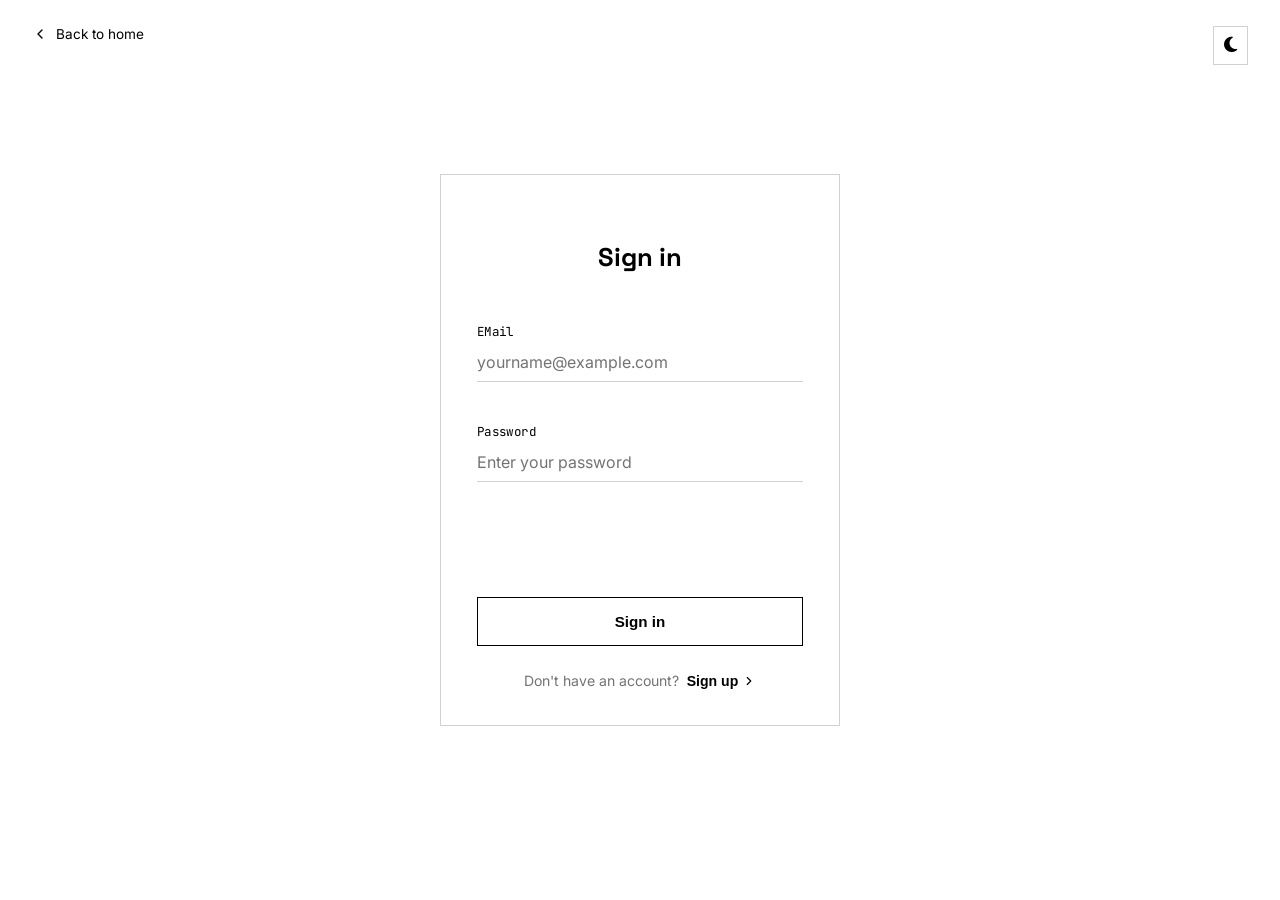
<file: dashboard.html>
<!DOCTYPE html>
<html lang="en">
<head>
    <meta charset="UTF-8">
    <meta name="viewport" content="width=device-width, initial-scale=1.0">
    <link rel="preconnect" href="https://fonts.googleapis.com">
    <link rel="preconnect" href="https://fonts.gstatic.com" crossorigin>
    <link href="https://fonts.googleapis.com/css2?family=Space+Grotesk:wght@500;600;700&family=Inter:wght@400;500;600&family=JetBrains+Mono:wght@400;500;600&display=swap" rel="stylesheet">
    <link rel="stylesheet" href="https://cdnjs.cloudflare.com/ajax/libs/font-awesome/6.4.0/css/all.min.css">
    <title>Dashboard</title>
    <link rel="stylesheet" href="surv-land.css">
    <style>
        body{
            margin-top: 80px;
            padding: 30px;
            box-sizing: border-box;
        }
        .dashboard-container{
            max-width: var(--maxw);
            margin: 0 auto;
        }
        .inner-card{
            background-color: var(--bg-elevated);
            padding: 20px;
            margin-top: 40px;
            border: 1px solid var(--border);
            color: var(--white);
        }
        .inner-card h3{
            color: var(--white);
        }
        .inner-card p{
            color: var(--muted);
        }
        .share-row{
            display: flex;
            align-items: center;
            gap: 10px;
            flex-wrap: wrap;
            margin-top: 10px;
        }
        .share-row code{
            font-family: var(--font-mono);
            font-size: 0.85rem;
            color: var(--white);
            background: var(--bg-card);
            padding: 6px 10px;
            border: 1px solid var(--border);
            word-break: break-all;
        }
        .copy-btn{
            background: transparent;
            border: 1px solid var(--white);
            color: var(--white);
            padding: 6px 14px;
            font-size: 0.85rem;
            cursor: pointer;
            font-family: var(--font-body);
            transition: background .3s, color .3s;
        }
        .copy-btn:hover{
            background: var(--white);
            color: var(--bg);
        }
        .copy-icon-btn{
            background: transparent;
            border: 1px solid var(--border);
            color: var(--white);
            width: 34px;
            height: 34px;
            flex-shrink: 0;
            cursor: pointer;
            font-size: 0.9rem;
            display: inline-flex;
            align-items: center;
            justify-content: center;
            transition: border-color .3s, background .3s;
        }
        .copy-icon-btn:hover{
            border-color: var(--white);
            background: var(--bg-card);
        }
        .whatsapp-share-btn{
            color: #25d366;
            border-color: rgba(37, 211, 102, 0.55);
        }
        .whatsapp-share-btn:hover{
            color: #25d366;
            border-color: #25d366;
            background: rgba(37, 211, 102, 0.12);
        }
        .survey-share-actions{
            display: inline-flex;
            gap: 8px;
        }
        .nav-inner{
            display: grid;
            grid-template-columns: 1fr auto 1fr;
            align-items: center;
        }
        .nav-email{
            justify-self: center;
            font-family: var(--font-mono);
            font-size: 0.85rem;
            color: var(--muted);
        }
        .nav-actions{
            justify-self: end;
        }
        .dashboard-actions{
            margin-top: 20px;
        }
        @media (max-width: 600px){
            .nav-inner{ padding: 14px 16px; gap: 8px; }
            .logo{ font-size: 1.05rem; }
            .nav-email{
                max-width: 38vw;
                overflow: hidden;
                text-overflow: ellipsis;
                white-space: nowrap;
                font-size: 0.72rem;
            }
            .nav-actions{ gap: 10px; }
            body{ padding: 16px; }
        }
    </style>
</head>

<header class="nav">
  <div class="nav-inner">
    <div class="logo">Hexa<span class="x">Survey</span></div>
    <div class="nav-email" id="navEmail"></div>
    <div class="nav-actions">
      <button id="themeToggle" class="theme-toggle-btn" aria-label="Toggle theme">
        <i class="fa-solid fa-sun" id="themeIcon"></i>
      </button>
      <a href="#" id="signOutBtn" class="sign-in nav-cta" style="display: block;">Sign out</a>
    </div>
  </div>
</header>

<body>
    <section class="dashboard">
        <div class="dashboard-container">
            <h1 class="headline" style="text-align: center;">Dashboard</h1><br>
             <p style="text-align: center;">Here you can manage your surveys and view analytics.</p>
            <section class="inner-card" id="latestShare" hidden></section>
            <section class="inner-card" id="creatorSurveysCard">
                <h2>My Surveys</h2><br>
                <div id="surveyList">
                    <p>Loading your surveys…</p>
                </div><br><br>
            <div class="dashboard-actions">
                <button class="btn btn-primary"><a href="create-survey.html">+ Create a Survey</a></button>
               <!-- <button class="btn btn-secondary"><a href="view-surveys.html">View Surveys</a></button> -->
            </div>
            </section>

            <section class="inner-card" id="respondentJoinCard" hidden>
                <h2>Join a Survey</h2><br>
                <p>Paste the survey link or code someone shared with you.</p>
                <div style="display:flex; gap:10px; margin-top:16px; flex-wrap:wrap;">
                    <input type="text" id="joinSurveyInput" placeholder="e.g. share.html?token=ABCD1234 or just ABCD1234"
                        style="flex:1; min-width:220px; background:transparent; border:1px solid var(--border); color:var(--white); padding:14px; font-family:var(--font-body); font-size:16px;">
                    <button type="button" class="btn btn-primary" onclick="goToSurvey()">Go</button>
                </div>
                <p id="joinSurveyError" style="color:#f87171; margin-top:10px;"></p>
            </section>
        </div>
    </section>

    <script src="theme.js"></script>
    <script src="api.js"></script>
    <script>
        // pick the dashboard places we need fill up
        const surveyListEl = document.getElementById('surveyList');
        const latestShareEl = document.getElementById('latestShare');
        const signOutBtn = document.getElementById('signOutBtn');

        // send person back if dem never signin
        if (!isLoggedIn()){
            window.location.href = 'auth.html';
        }

        document.getElementById('navEmail').textContent = getEmail();

        // make text safe before showing am for page
        function escapeHtml(str){
            const div = document.createElement('div');
            div.textContent = str == null ? '' : String(str);
            return div.innerHTML;
        }

        // copy survey link and show small feedback
        function copyShareLink(token, btnOrId){
            const btn = typeof btnOrId === 'string' ? document.getElementById(btnOrId) : btnOrId;
            const url = `${window.location.origin}${window.location.pathname.replace('dashboard.html','')}share.html?token=${token}`;
            const icon = btn.querySelector('i');

            // change button small make person know wetin happen
            function flash(success){
                if (icon){
                    const originalClass = icon.className;
                    icon.className = success ? 'fa-solid fa-check' : 'fa-solid fa-xmark';
                    btn.title = success ? 'Copied!' : 'Copy failed';
                    setTimeout(() => {
                        icon.className = originalClass;
                        btn.title = 'Copy share link';
                    }, 1500);
                } else {
                    const original = btn.textContent;
                    btn.textContent = success ? 'Copied!' : 'Copy failed';
                    setTimeout(() => { btn.textContent = original; }, 1500);
                }
            }

            navigator.clipboard.writeText(url).then(() => flash(true)).catch(() => flash(false));
        }
        window.copyShareLink = copyShareLink;

        // open whatsapp with survey message and link ready
        function shareSurveyOnWhatsApp(token, title){
            const shareUrl = `${window.location.origin}${window.location.pathname.replace('dashboard.html', '')}share.html?token=${encodeURIComponent(token)}`;
            const message = ` Fill this survey for Mr. Ambrose\n\n${title}\n${shareUrl}`;
            window.open(`https://wa.me/?text=${encodeURIComponent(message)}`, '_blank', 'noopener');
        }
        window.shareSurveyOnWhatsApp = shareSurveyOnWhatsApp;

        // ask first then comot survey from backend and page
        async function deleteSurvey(surveyId, linkEl){
            const confirmed = window.confirm('Delete this survey? This also removes all its questions and responses. This cannot be undone.');
            if (!confirmed) return;

            const card = linkEl.closest('.inner-card');
            const originalText = linkEl.textContent;
            linkEl.textContent = 'Deleting…';

            try {
                const response = await apiFetch(`/surveys/${surveyId}`, { method: 'DELETE' });

                if (response.status === 403){
                    alert('You can only delete surveys you own.');
                    linkEl.textContent = originalText;
                    return;
                }
                if (response.status === 404){
                    alert('This survey no longer exists.');
                    if (card) card.remove();
                    return;
                }

                let data = {};
                // some delete response no get body at all
                try { data = await response.json(); } catch (e) { }

                if (!response.ok || (data && data.success === false)){
                    alert((data && data.message) || 'Could not delete this survey.');
                    linkEl.textContent = originalText;
                    return;
                }

                if (card) card.remove();

            } catch (err){
                if (err.message && err.message.includes('Unauthorized')) return;
                console.error('Failed to delete survey:', err);
                alert('Could not reach the server.');
                linkEl.textContent = originalText;
            }
        }
        window.deleteSurvey = deleteSurvey;

        // collect pasted code or link then open the survey
        function goToSurvey(){
            const input = document.getElementById('joinSurveyInput');
            const errorEl = document.getElementById('joinSurveyError');
            const raw = input.value.trim();
            errorEl.textContent = '';

            if (!raw){
                errorEl.textContent = 'Paste a survey link or code first.';
                return;
            }

            let token = raw;

            // full link or only code both dey work here
            const tokenMatch = raw.match(/[?&]token=([^&\s]+)/);
            if (tokenMatch){
                token = decodeURIComponent(tokenMatch[1]);
            }

            if (!token){
                errorEl.textContent = 'Could not find a survey code in that link.';
                return;
            }

            window.location.href = `share.html?token=${encodeURIComponent(token)}`;
        }
        window.goToSurvey = goToSurvey;

        document.getElementById('joinSurveyInput').addEventListener('keydown', (e) => {
            if (e.key === 'Enter') goToSurvey();
        });

        // show the fresh survey link we save after create
        function renderLatestShare(){
            let latestShare;
            try {
                latestShare = JSON.parse(localStorage.getItem('hexasurvey_latest_share'));
            } catch (error) {
                localStorage.removeItem('hexasurvey_latest_share');
                return;
            }

            if (!latestShare || !latestShare.token) return;

            const shareUrl = `${window.location.origin}${window.location.pathname.replace('dashboard.html', '')}share.html?token=${encodeURIComponent(latestShare.token)}`;
            latestShareEl.hidden = false;
            latestShareEl.innerHTML = `
                <h2>Share your survey</h2>
                <p>${escapeHtml(latestShare.title || 'Your new survey')} is ready to share.</p>
                <div class="share-row">
                    <code>${escapeHtml(shareUrl)}</code>
                    <button type="button" class="copy-btn" id="copyLatestShare">Copy link</button>
                    <a href="${escapeHtml(shareUrl)}" class="copy-btn">Open survey</a>
                </div>
            `;
            document.getElementById('copyLatestShare').addEventListener('click', function(){
                copyShareLink(latestShare.token, this);
            });
        }

        // draw all the surveys for dashboard
        function renderSurveys(surveys){
            if (!surveys || surveys.length === 0){
                surveyListEl.innerHTML = '<p>You haven\'t created any surveys yet.</p>';
                return;
            }

            surveyListEl.innerHTML = surveys.map(s => {
                const isShareable = !!s.share_token;
                const shareUrl = isShareable
                    ? `${window.location.origin}${window.location.pathname.replace('dashboard.html','')}share.html?token=${escapeHtml(s.share_token)}`
                    : '';
                const shareIcons = isShareable
                    ? `<span class="survey-share-actions">
                        <button type="button" class="copy-icon-btn" id="copyIcon-${s.id}" title="Copy share link" onclick="copyShareLink('${escapeHtml(s.share_token)}', 'copyIcon-${s.id}')"><i class="fa-solid fa-copy"></i></button>
                        <button type="button" class="copy-icon-btn whatsapp-share-btn" title="Share on WhatsApp" data-token="${escapeHtml(s.share_token)}" data-title="${escapeHtml(s.title || 'Survey')}" onclick="shareSurveyOnWhatsApp(this.dataset.token, this.dataset.title)"><i class="fa-brands fa-whatsapp"></i></button>
                    </span>`
                    : '';
                const viewAnalyticsLink = isShareable
                    ? `<a href="analytics.html?id=${s.id}">View analytics</a>`
                    : '';

                return `
                    <div class="inner-card" style="margin-top:16px;">
                        <div style="display:flex; justify-content:space-between; align-items:center;">
                            <h3>${escapeHtml(s.title)}</h3>
                            ${shareIcons}
                        </div>
                        <p>${escapeHtml(s.description || '')}</p>
                        <div style="display:flex; justify-content:space-between; align-items:center; margin-top:10px;">
                            <span>${viewAnalyticsLink}</span>
                            <span>
                                <a href="create-survey.html?id=${s.id}" style="font-weight:700;">Edit survey</a>
                                &middot;
                                <a href="#" onclick="deleteSurvey(${s.id}, this); return false;" style="color:#f87171;">Delete</a>
                            </span>
                        </div>
                    </div>
                `;
            }).join('');
        }

        // fetch surveys for the signed in person
        async function loadSurveys(){
            try {
                const response = await apiFetch('/surveys/', { method: 'GET' });

                if (response.status === 403){
                    document.getElementById('creatorSurveysCard').hidden = true;
                    document.getElementById('respondentJoinCard').hidden = false;
                    return;
                }

                const data = await response.json();

                if (!response.ok || !data.success){
                    surveyListEl.innerHTML = `<p>Could not load surveys: ${escapeHtml(data.message || 'Unknown error')}</p>`;
                    return;
                }

                renderSurveys(data.data);

            } catch (err){
                if (err.message && err.message.includes('Unauthorized')) return;
                console.error('Failed to load surveys:', err);
                surveyListEl.innerHTML = '<p>Could not reach the server. Check that the backend URL in api.js is correct.</p>';
            }
        }

        // clear login details when person logout
        signOutBtn.addEventListener('click', async (e) => {
            e.preventDefault();
            try {
                await apiFetch('/auth/logout', { method: 'POST' });
            } catch (err){
                console.error('Logout request failed:', err);
            } finally {
                clearToken();
                window.location.href = 'auth.html';
            }
        });

        // start the dashboard content
        renderLatestShare();
        loadSurveys();
    </script>
</body>
</html>
</file>
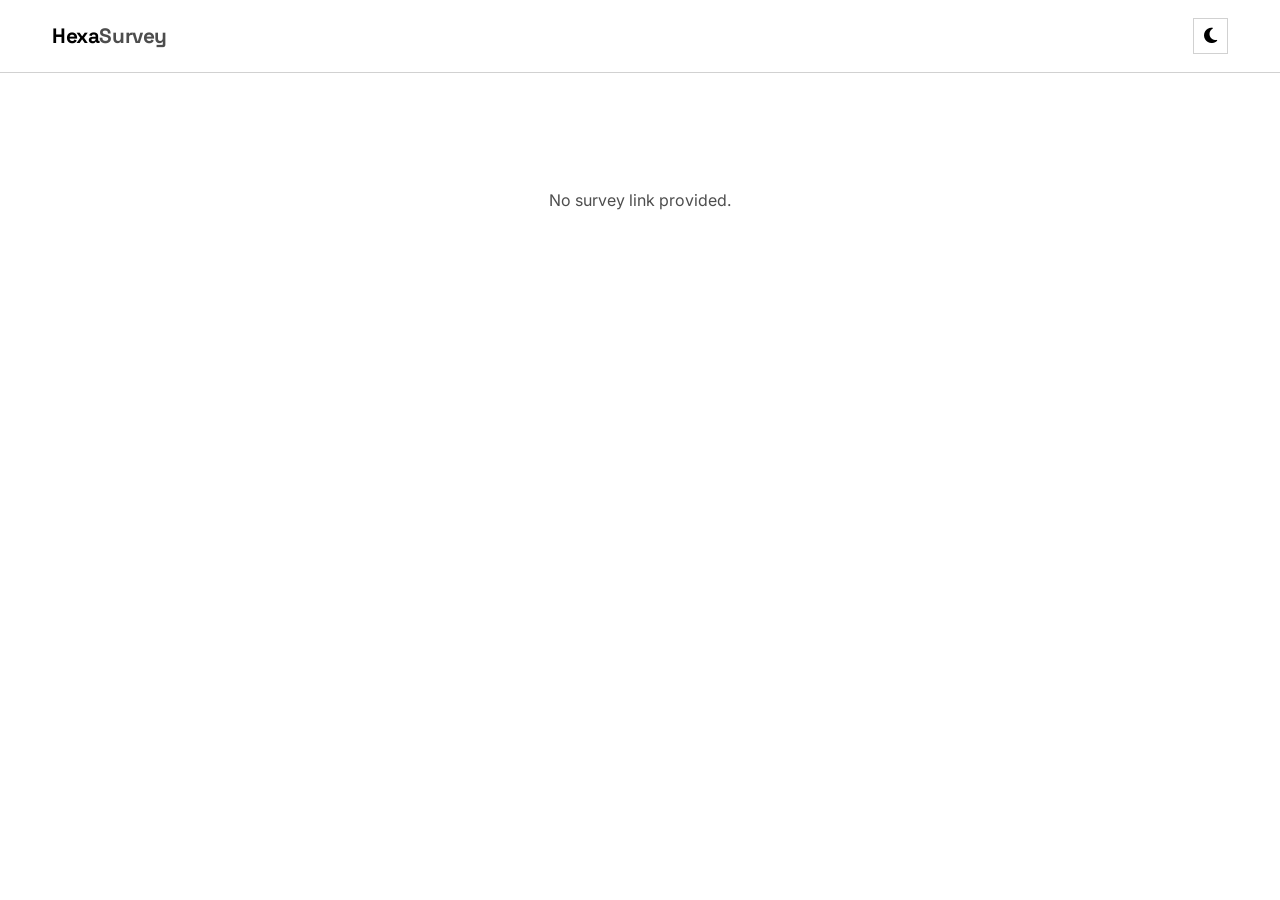
<file: share.html>
<!DOCTYPE html>
<html lang="en">
<head>
<meta charset="UTF-8">
<meta name="viewport" content="width=device-width, initial-scale=1.0">
<title>HexaSurvey — Survey</title>
<link rel="preconnect" href="https://fonts.googleapis.com">
<link rel="preconnect" href="https://fonts.gstatic.com" crossorigin>
<link href="https://fonts.googleapis.com/css2?family=Space+Grotesk:wght@500;600;700&family=Inter:wght@400;500;600&family=JetBrains+Mono:wght@400;500;600&display=swap" rel="stylesheet">
<link rel="stylesheet" href="https://cdnjs.cloudflare.com/ajax/libs/font-awesome/6.4.0/css/all.min.css">
<link rel="stylesheet" href="surv-land.css">
<style>
    *{ box-sizing: border-box; }
    body{ margin-top: 80px; padding: 30px; }
    @media (max-width: 600px){
        body{ padding: 16px; }
        .question-card{ padding: 16px; }
    }
    .survey-wrap{ max-width: 720px; margin: 40px auto; }
    .inner-card{
        background-color: var(--bg-elevated);
        padding: 30px;
        margin-top: 24px;
        border: 1px solid var(--border);
    }
    .question-card{
        background-color: var(--bg-card);
        padding: 22px;
        margin-bottom: 18px;
        border: 1px solid var(--border);
    }
    .question-card label.q-label{
        font-family: var(--font-display);
        font-size: 1.05rem;
        display: block;
        margin-bottom: 14px;
    }
    .required-star{ color: var(--white); font-weight: 700; margin-left: 4px; }
    .question-card input[type="text"],
    .question-card textarea{
        width: 100%;
        background: transparent;
        border: none;
        border-top: 0.5px solid var(--border);
        border-bottom: 0.5px solid var(--muted);
        padding: 14px;
        color: var(--white);
        font-family: var(--font-body);
        font-size: 16px;
    }
    .question-card textarea{ min-height: 100px; resize: vertical; }
    .option-row{ display: flex; align-items: center; gap: 10px; margin-top: 10px; }
    .option-row input[type="radio"]{ width: auto; accent-color: var(--white); }
    #statusMsg{ margin-top: 18px; }
    .state-msg{ color: var(--muted); text-align: center; padding: 40px 0; }
</style>
</head>
<body>

<header class="nav">
  <div class="nav-inner">
    <div class="logo">Hexa<span class="x">Survey</span></div>
    <div class="nav-actions">
      <button id="themeToggle" class="theme-toggle-btn" aria-label="Toggle theme">
        <i class="fa-solid fa-sun" id="themeIcon"></i>
      </button>
    </div>
  </div>
</header>

<div class="survey-wrap">
    <div id="loadingState" class="state-msg">Loading survey…</div>

    <div id="surveyContent" style="display:none;">
        <h1 id="surveyTitle" class="headline" style="font-size: 2.2rem;"></h1>
        <p id="surveyDescription" style="color: var(--muted); margin-top: 10px;"></p>

        <div class="inner-card">
            <form id="responseForm">
                <div id="questionsContainer"></div>
                <div id="statusMsg" style="color: var(--white); font-weight: 600;"></div>
                <button type="submit" class="btn btn-primary" id="submitBtn" style="width:100%; margin-top:10px;">Submit response</button>
            </form>
        </div>
    </div>
</div>

<script src="theme.js"></script>
<script src="api.js"></script>
<script>
    // add login token when browser get one
    function authHeaders(){
        const token = getToken();
        return token ? { 'Authorization': `Bearer ${token}` } : {};
    }
    // pick survey code from the link
    const params = new URLSearchParams(window.location.search);
    const shareToken = params.get('token');

    const loadingState = document.getElementById('loadingState');
    const surveyContent = document.getElementById('surveyContent');
    const surveyTitleEl = document.getElementById('surveyTitle');
    const surveyDescriptionEl = document.getElementById('surveyDescription');
    const questionsContainer = document.getElementById('questionsContainer');
    const statusMsg = document.getElementById('statusMsg');
    const submitBtn = document.getElementById('submitBtn');
    const form = document.getElementById('responseForm');

    // stop survey text from turning to html
    function escapeHtml(str){
        const div = document.createElement('div');
        div.textContent = str == null ? '' : String(str);
        return div.innerHTML;
    }

    // show loading or error message for page
    function showState(msg){
        loadingState.textContent = msg;
        loadingState.style.display = 'block';
        surveyContent.style.display = 'none';
    }

    // build the correct answer field for each question
    function renderQuestion(q){
        const wrapper = document.createElement('div');
        wrapper.className = 'question-card';
        wrapper.dataset.questionId = q.id;
        wrapper.dataset.type = q.question_type;

        const requiredMark = q.required ? '<span class="required-star">*</span>' : '';
        let fieldHtml = '';

        if (q.question_type === 'short_answer'){
            fieldHtml = `<input type="text" name="q_${q.id}">`;
        } else if (q.question_type === 'paragraph'){
            fieldHtml = `<textarea name="q_${q.id}"></textarea>`;
        } else if (q.question_type === 'multiple_choice'){
            fieldHtml = (q.options || []).map((opt, i) => `
                <div class="option-row">
                    <input type="radio" id="q_${q.id}_opt_${i}" name="q_${q.id}" value="${escapeHtml(opt)}">
                    <label for="q_${q.id}_opt_${i}">${escapeHtml(opt)}</label>
                </div>
            `).join('');
        }

        wrapper.innerHTML = `
            <label class="q-label">${escapeHtml(q.question)}${requiredMark}</label>
            ${fieldHtml}
        `;

        questionsContainer.appendChild(wrapper);
    }

    // fetch survey details using the code from link
    async function loadSurvey(){
        if (!shareToken){
            showState('No survey link provided.');
            return;
        }

        try {
            const response = await fetch(`${API_BASE}/surveys/share/${shareToken}`, {
                method: 'GET',
                headers: authHeaders()
            });

            if (response.status === 401){
                window.location.href = `auth.html?redirect=${encodeURIComponent(window.location.pathname + window.location.search)}`;
                return;
            }
            if (response.status === 403){
                showState('This survey is only open to respondents.');
                return;
            }
            if (response.status === 404){
                showState('This survey link is invalid or no longer available.');
                return;
            }

            const data = await response.json();

            if (!response.ok || !data.success){
                showState(data.message || 'Could not load this survey.');
                return;
            }

            const survey = data.data;
            surveyTitleEl.textContent = survey.title;
            surveyDescriptionEl.textContent = survey.description || '';
            (survey.questions || []).forEach(renderQuestion);

            loadingState.style.display = 'none';
            surveyContent.style.display = 'block';

        } catch (err){
            console.error('Failed to load survey:', err);
            showState('Could not reach the server. Check that the backend URL in api.js is correct.');
        }
    }

    // gather answers and send them to backend
    form.addEventListener('submit', async (e) => {
        e.preventDefault();
        statusMsg.textContent = '';

        const questionCards = document.querySelectorAll('.question-card');
        const answers = [];
        let missingRequired = false;

        // check every question and make answer payload
        questionCards.forEach(card => {
            const qId = card.dataset.questionId;
            const type = card.dataset.type;
            let answerValue = '';

            if (type === 'multiple_choice'){
                const checked = card.querySelector(`input[name="q_${qId}"]:checked`);
                answerValue = checked ? checked.value : '';
            } else {
                const field = card.querySelector(`[name="q_${qId}"]`);
                answerValue = field ? field.value.trim() : '';
            }

            const label = card.querySelector('.q-label');
            const isRequired = label.querySelector('.required-star') !== null;
            if (isRequired && !answerValue){
                missingRequired = true;
            }

            if (answerValue){
                answers.push({ question_id: parseInt(qId, 10), answer: answerValue });
            }
        });

        if (missingRequired){
            statusMsg.textContent = 'Please answer all required questions.';
            return;
        }

        submitBtn.disabled = true;
        submitBtn.textContent = 'Submitting…';

        try {
            const response = await fetch(`${API_BASE}/surveys/share/${shareToken}/responses`, {
                method: 'POST',
                headers: Object.assign({ 'Content-Type': 'application/json' }, authHeaders()),
                body: JSON.stringify({ responses:answers })
            });

            if (response.status === 401){
                window.location.href = `auth.html?redirect=${encodeURIComponent(window.location.pathname + window.location.search)}`;
                return;
            }

            const data = await response.json();

            if (response.status === 409){
                statusMsg.style.color = 'var(--white)';
                statusMsg.textContent = data.message || 'You have already submitted a response to this survey.';
                submitBtn.disabled = true;
                submitBtn.textContent = 'Already submitted';
                return;
            }

            if (!response.ok || !data.success){
                statusMsg.style.color = 'var(--white)';
                statusMsg.textContent = data.message || 'Could not submit your response.';
                submitBtn.disabled = false;
                submitBtn.textContent = 'Submit response';
                return;
            }

            surveyContent.innerHTML = `<div class="state-msg" style="color: var(--white); font-weight: 600;">Thanks — your response has been submitted.</div>`;

        } catch (err){
            console.error('Submit failed:', err);
            statusMsg.style.color = 'var(--white)';
            statusMsg.textContent = 'Could not reach the server. Check that the backend URL in api.js is correct.';
            submitBtn.disabled = false;
            submitBtn.textContent = 'Submit response';
        }
    });

    loadSurvey();
</script>

</body>
</html>
</file>
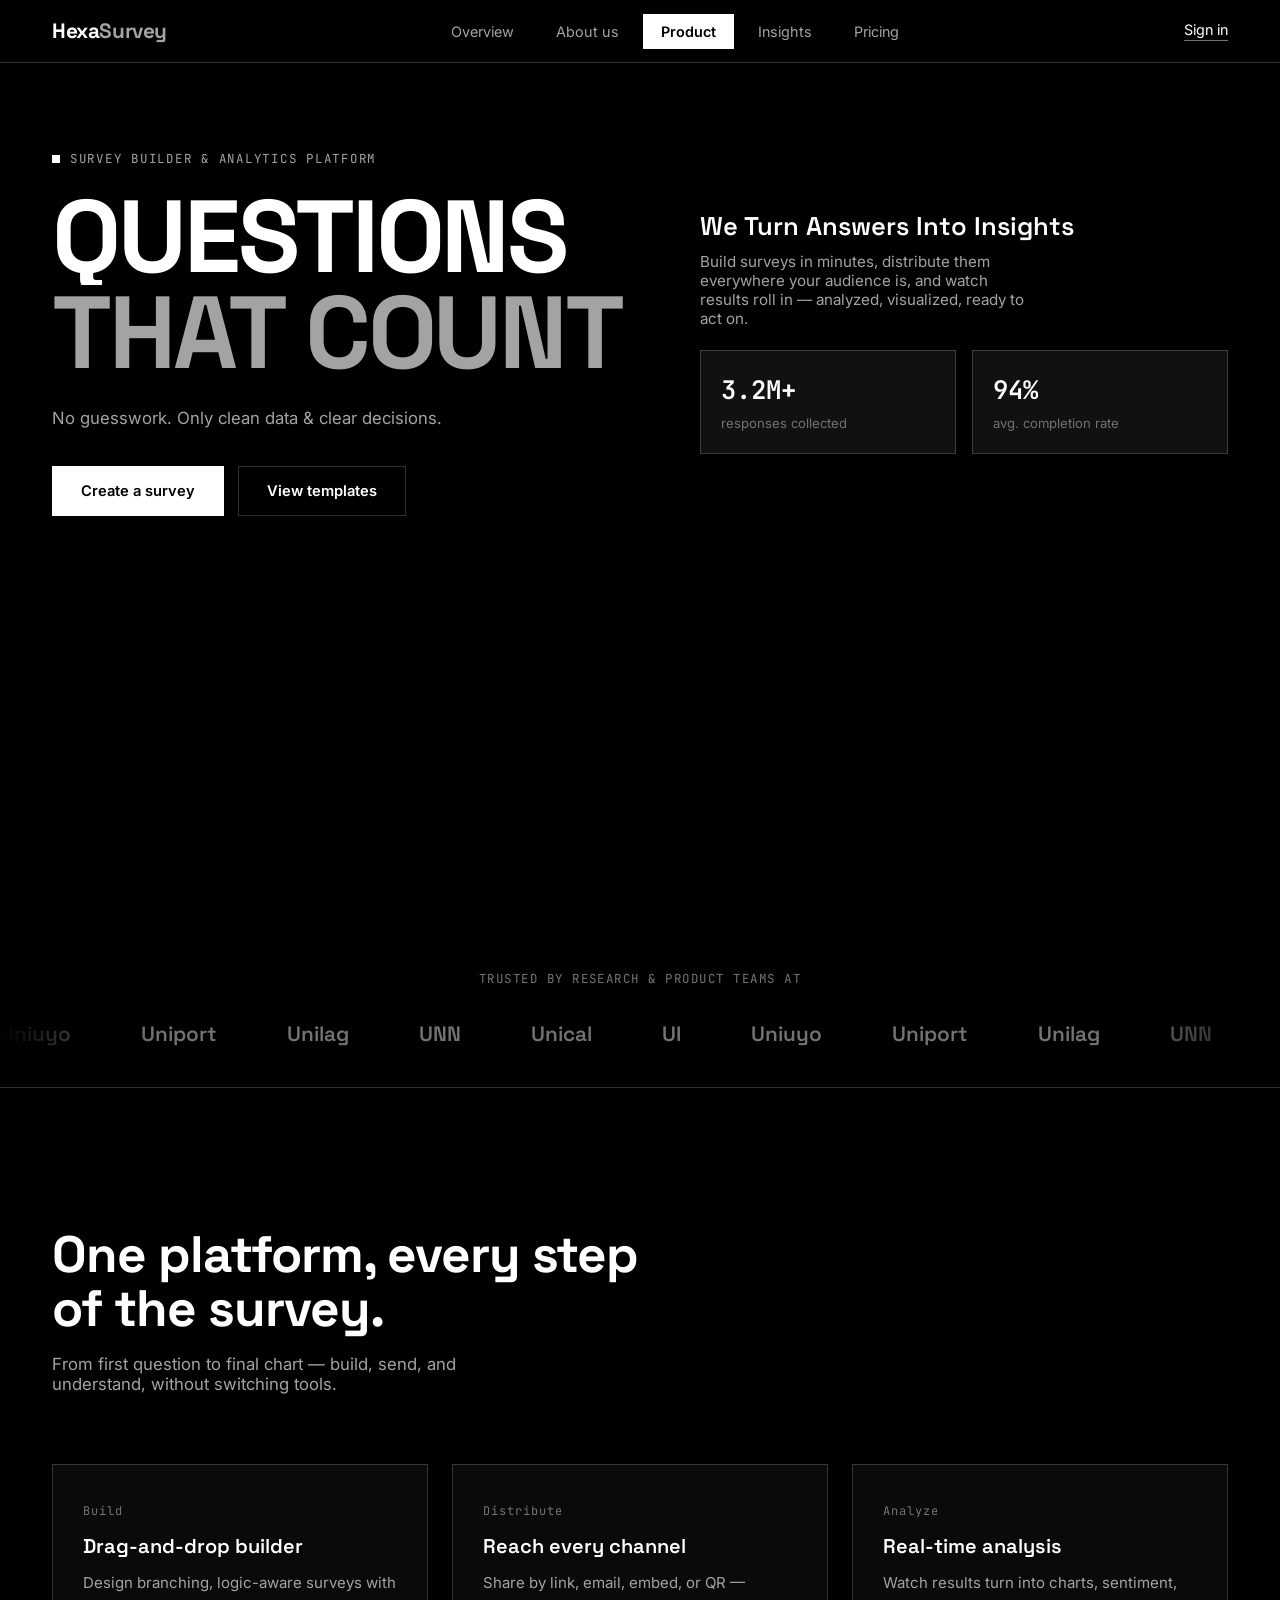
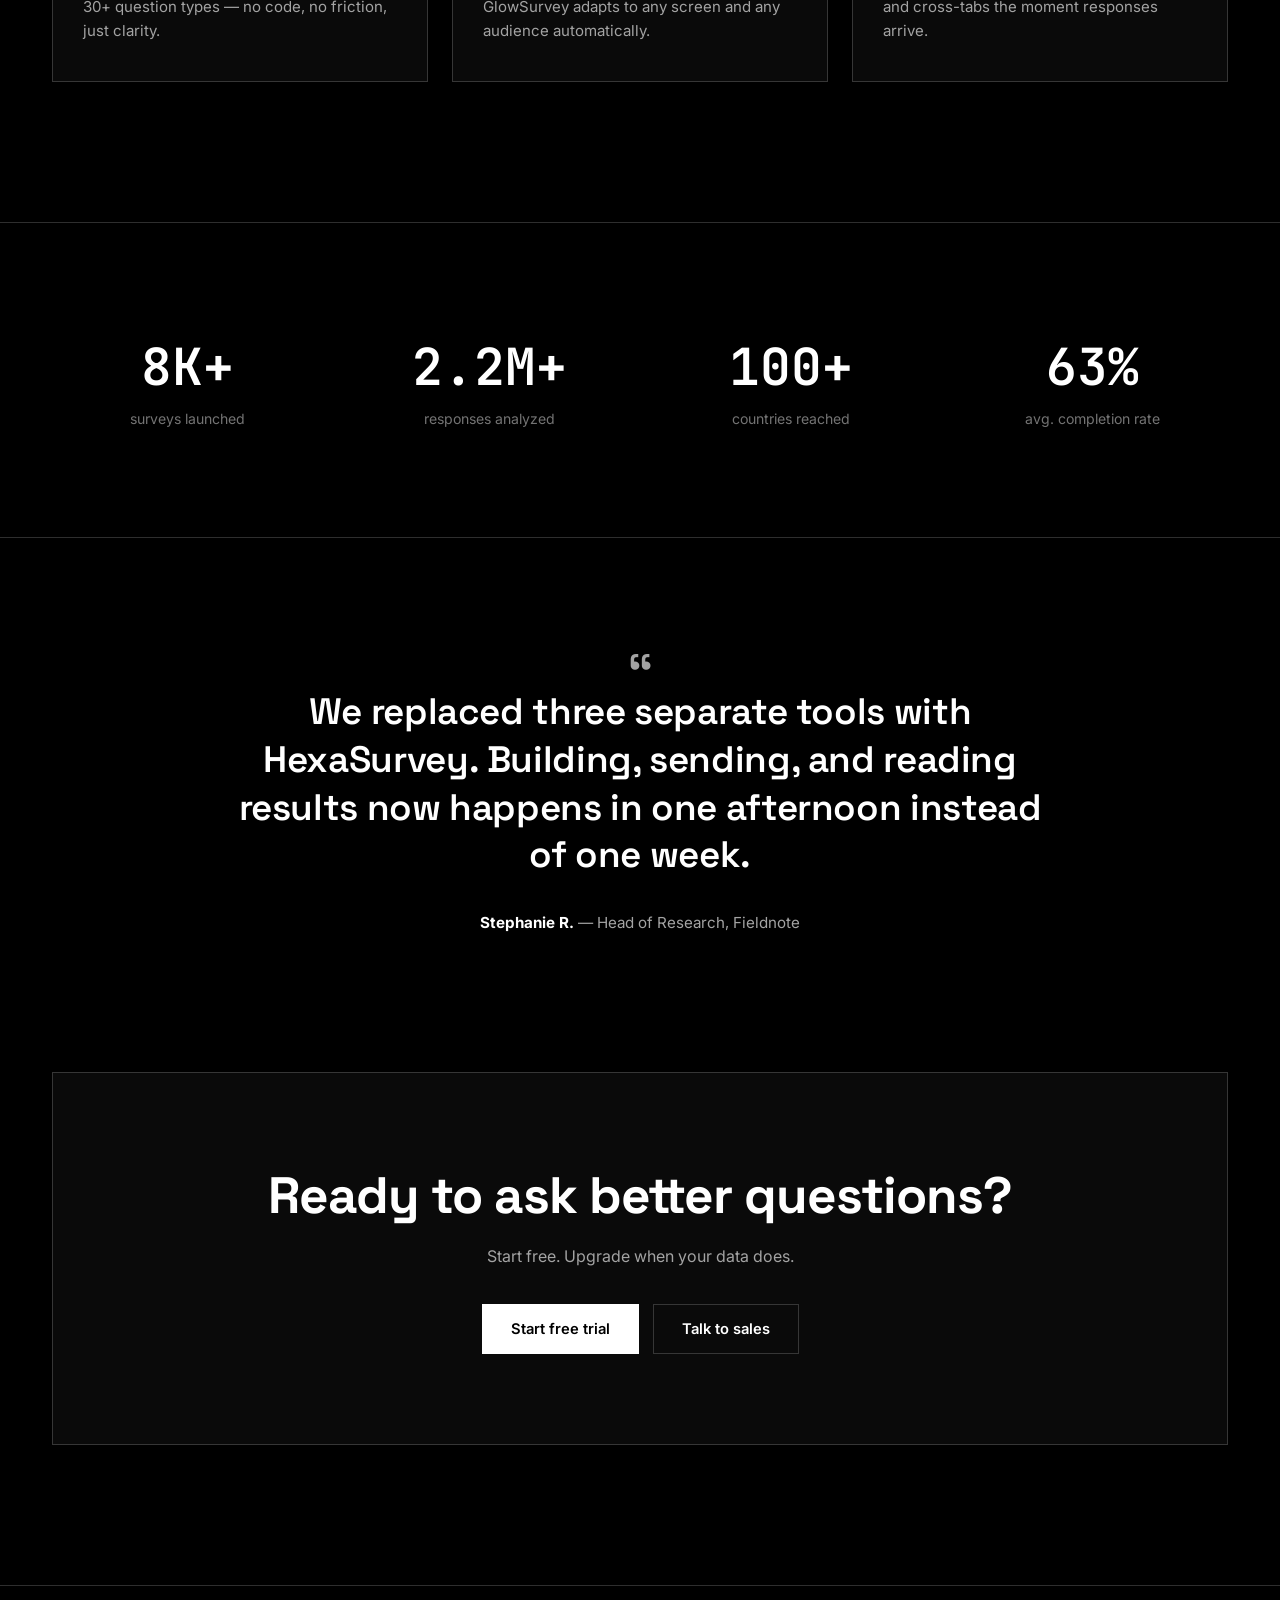
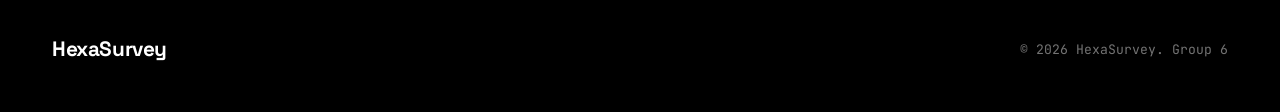
<file: surv-land.html>
<!DOCTYPE html>
<html lang="en">
<head>
<meta charset="UTF-8">
<meta name="viewport" content="width=device-width, initial-scale=1.0">
<title>GlowSurvey - Group 6</title>
<link rel="preconnect" href="https://fonts.googleapis.com">
<link rel="preconnect" href="https://fonts.gstatic.com" crossorigin>
<link href="https://fonts.googleapis.com/css2?family=Space+Grotesk:wght@500;600;700&family=Inter:wght@400;500;600&family=JetBrains+Mono:wght@400;500;600&display=swap" rel="stylesheet">
<link rel="stylesheet" href="surv-land.css">
</head>
<body>

<header class="nav">
  <div class="nav-inner">
    <div class="logo">Hexa<span class="x">Survey</span></div>
    <ul class="nav-links">
      <li><a href="#features">Overview</a></li>
      <li><a href="about-us.html">About us</a></li>
      <li><a href="#" class="active">Product</a></li>
      <li><a href="#metrics">Insights</a></li>
      <li><a href="#pricing">Pricing</a></li>
    </ul>
    <span style="margin-left: 100px;" class="bar">🪝</span>
    <a href="auth.html" class="sign-in nav-cta">Sign in</a>
  </div>
  <div class="wrappednav">
       <ul class="nav-linkss">
      <li><a href="#features">Overview</a></li>
      <li><a href="about-us.html">About us</a></li>
      <li><a href="#" class="active">Product</a></li>
      <li><a href="#metrics">Insights</a></li>
      <li><a href="#pricing">Pricing</a></li>
    </ul>
  </div>
</header>

<section class="hero">
  <div class="blob blob-1" id="blob1"></div>
  <div class="blob blob-2" id="blob2"></div>
  <div class="wrap hero-grid">
    <div>
      <div class="eyebrow">Survey Builder &amp; Analytics Platform</div>
      <h1 class="headline">
        <span><em>Questions</em></span>
        <span><em>That Count</em></span>
      </h1>
      <p class="hero-sub">No guesswork. Only clean data &amp; clear decisions.</p>
      <div class="hero-ctas">
        <button class="btn btn-primary"><a href="create-survey.html"> Create a survey </a></button>
        <button class="btn btn-ghost">View templates</button>
      </div>
    </div>

    <div class="hero-right">
      <div class="hero-right-head">
        <h2>We Turn Answers Into Insights</h2>
        <p>Build surveys in minutes, distribute them everywhere your audience is, and watch results roll in — analyzed, visualized, ready to act on.</p>
      </div>

      <div class="stat-cards">
        <div class="stat-card">
          <div class="num">3.2M+</div>
          <div class="label">responses collected</div>
        </div>
        <div class="stat-card">
          <div class="num">94%</div>
          <div class="label">avg. completion rate</div>
        </div>
      </div>
    </div>
  </div>
</section>

<section class="logos-section">
  <div class="logos-label">Trusted by research &amp; product teams at</div>
  <div class="marquee">
    <div class="marquee-track">
      <span>Uniuyo</span><span>Uniport</span><span>Unilag</span><span>UNN</span><span>Unical</span><span>UI</span>
      <span>Uniuyo</span><span>Uniport</span><span>Unilag</span><span>UNN</span><span>Unical</span><span>UI</span>
    </div>
  </div>
</section>

<section class="features" id="features">
  <div class="wrap">
    <div class="section-head reveal">
      <h2>One platform, every step of the survey.</h2>
      <p>From first question to final chart — build, send, and understand, without switching tools.</p>
    </div>

    <div class="feature-grid stagger">
      <div class="feature-card reveal" style="--i:0">
        <span class="feature-tag">Build</span>
      
        <h3>Drag-and-drop builder</h3>
        <p>Design branching, logic-aware surveys with 30+ question types — no code, no friction, just clarity.</p>
      </div>
      <div class="feature-card reveal" style="--i:1">
        <span class="feature-tag">Distribute</span>
       
        <h3>Reach every channel</h3>
        <p>Share by link, email, embed, or QR — GlowSurvey adapts to any screen and any audience automatically.</p>
      </div>
      <div class="feature-card reveal" style="--i:2">
        <span class="feature-tag">Analyze</span>
     
        <h3>Real-time analysis</h3>
        <p>Watch results turn into charts, sentiment, and cross-tabs the moment responses arrive.</p>
      </div>
    </div>
  </div>
</section>

<section class="metrics" id="metrics">
  <div class="wrap metrics-grid stagger">
    <div class="metric reveal reveal-scale" style="--i:0"><div class="num" data-count="12000" data-suffix="+">0</div><div class="label">surveys launched</div></div>
    <div class="metric reveal reveal-scale" style="--i:1"><div class="num" data-count="3200000" data-suffix="+">0</div><div class="label">responses analyzed</div></div>
    <div class="metric reveal reveal-scale" style="--i:2"><div class="num" data-count="150" data-suffix="+">0</div><div class="label">countries reached</div></div>
    <div class="metric reveal reveal-scale" style="--i:3"><div class="num" data-count="94" data-suffix="%">0</div><div class="label">avg. completion rate</div></div>
  </div>
</section>

<section class="testimonial">
  <div class="wrap reveal reveal-scale">
    <span class="quote-mark">&ldquo;</span>
    <blockquote>We replaced three separate tools with HexaSurvey. Building, sending, and reading results now happens in one afternoon instead of one week.</blockquote>
    <div class="testimonial-author"><strong>Stephanie R.</strong> — Head of Research, Fieldnote</div>
  </div>
</section>

<section class="cta-band reveal reveal-scale" id="pricing">
  <h2>Ready to ask better questions?</h2>
  <p>Start free. Upgrade when your data does.</p>
  <div class="hero-ctas">
    <button class="btn btn-primary">Start free trial</button>
    <button class="btn btn-ghost">Talk to sales</button>
  </div>
</section>

<footer>
  <div class="wrap footer-inner">
    <div class="logo" style="animation:none; opacity:1;">HexaSurvey</div>
  
    <div class="footer-copy">© 2026 HexaSurvey. Group 6</div>
  </div>
</footer>

<script>
  const bar = document.querySelector('.bar')
  bar.addEventListener('click', ()=>{
    document.querySelector('.wrappednav').style.display = 'flex'
  })
//  const navLists = document.querySelectorAll('')
 // navLists.addEventListener('click', ()=>{
 //    document.querySelector('.wrappednav').style.display = 'none'
 // }) 
  const revealEls = document.querySelectorAll('.reveal');
  const io = new IntersectionObserver((entries) => {
    entries.forEach(entry => {
      if (entry.isIntersecting){
        entry.target.classList.add('in-view');
        io.unobserve(entry.target);
      }
    });
  }, { threshold: 0.18, rootMargin: '0px 0px -60px 0px' });
  revealEls.forEach(el => io.observe(el));

  const counters = document.querySelectorAll('[data-count]');
  const formatNum = (n) => n >= 1000000 ? (n/1000000).toFixed(1).replace(/\.0$/,'') + 'M'
                        : n >= 1000 ? (n/1000).toFixed(0) + 'K'
                        : n.toString();
  const counterIO = new IntersectionObserver((entries) => {
    entries.forEach(entry => {
      if (!entry.isIntersecting) return;
      const el = entry.target;
      const target = parseInt(el.dataset.count, 10);
      const suffix = el.dataset.suffix || '';
      const duration = 1600;
      const start = performance.now();
      function tick(now){
        const progress = Math.min((now - start) / duration, 1);
        const eased = 1 - Math.pow(1 - progress, 3);
        el.textContent = formatNum(Math.floor(target * eased)) + suffix;
        if (progress < 1) requestAnimationFrame(tick);
      }
      requestAnimationFrame(tick);
      counterIO.unobserve(el);
    });
  }, { threshold: 0.5 });
  counters.forEach(el => counterIO.observe(el));


  const blob1 = document.getElementById('blob1');
  const blob2 = document.getElementById('blob2');
  let ticking = false;
  window.addEventListener('scroll', () => {
    if (!ticking){
      requestAnimationFrame(() => {
        const y = window.scrollY;
        blob1.style.transform = `translate(${y*0.06}px, ${y*0.18}px)`;
        blob2.style.transform = `translate(${-y*0.05}px, ${-y*0.1}px)`;
        ticking = false;
      });
      ticking = true;
    }
  }, { passive: true });
</script>

</body>
</html>
</file>
<file: surv-land.css>
:root {
  
  --bg:            #000000;
  --bg-elevated:   #0a0a0a;
  --bg-card:       #111111;
  --white:         #ffffff;
  --muted:         #a3a3a3;
  --muted-dim:     #737373;
  --border:        rgba(255,255,255,0.18);
  --nav-bg:        rgba(0,0,0,0.85);

  --font-display: 'Space Grotesk', 'Arial Black', sans-serif;
  --font-body:    'Inter', sans-serif;
  --font-mono:    'JetBrains Mono', monospace;

  --fs-hero: clamp(3.2rem, 8vw, 6.4rem);
  --fs-h2:   clamp(2rem, 4.2vw, 3.2rem);
  --fs-h3:   1.4rem;
  --fs-body: 1rem;
  --fs-sm:   0.85rem;

  --maxw: 1240px;
  --radius-lg: 0px;
  --radius-md: 0px;
  --radius-pill: 0px;
  --gap: 24px;

  --ease-out: cubic-bezier(.16,.84,.44,1);
  --dur-slow: 900ms;
  --dur-med: 600ms;
}

html.light-theme {
  --bg:            #ffffff;
  --bg-elevated:   #ffffff;
  --bg-card:       #f4f4f4;
  --white:         #000000;
  --muted:         #4d4d4d;
  --muted-dim:     #737373;
  --border:        rgba(0,0,0,0.18);
  --nav-bg:        rgba(255,255,255,0.85);
}

@media (prefers-reduced-motion: reduce){
  *{ animation-duration: 0.01ms !important; animation-iteration-count: 1 !important; transition-duration: 0.01ms !important; scroll-behavior: auto !important; }
}

*{ box-sizing: border-box; margin:0; padding:0; }
html{ scroll-behavior: smooth; }
body{
  background: var(--bg);
  color: var(--white);
  font-family: var(--font-body);
  overflow-x: hidden;
  -webkit-font-smoothing: antialiased;
  transition: background-color 0.4s ease, color 0.4s ease;
}
a{ color: inherit; text-decoration:none; }
ul{ list-style:none; }
img,svg{ display:block; max-width:100%; }
::selection{ background: var(--white); color: var(--bg); }

section{ position: relative; }
.wrap{ max-width: var(--maxw); margin: 0 auto; padding: 0 32px; }

a:focus-visible, button:focus-visible{
  outline: 2px solid var(--white);
  outline-offset: 3px;
}
.reveal{
  opacity: 0;
  transform: translateY(36px);
  transition: opacity var(--dur-slow) var(--ease-out), transform var(--dur-slow) var(--ease-out);
  will-change: transform, opacity;
}
.reveal.in-view{ opacity: 1; transform: translateY(0); }
.reveal-left{ transform: translateX(-48px); }
.reveal-left.in-view{ transform: translateX(0); }
.reveal-right{ transform: translateX(48px); }
.reveal-right.in-view{ transform: translateX(0); }
.reveal-scale{ transform: scale(.88); }
.reveal-scale.in-view{ transform: scale(1); }
.stagger > *{ transition-delay: calc(var(--i, 0) * 90ms); }

header.nav{
  position: fixed; top:0; left:0; right:0; z-index: 100;
  backdrop-filter: blur(14px);
  background: var(--nav-bg);
  border-bottom: 1px solid var(--border);
  transition: background 0.4s ease, border-color 0.4s ease;
}
.theme-toggle-btn {
  background: transparent;
  border: 1px solid var(--border);
  font-size: 1.1rem;
  color: var(--white);
  cursor: pointer;
  padding: 8px 10px;
  display: inline-flex;
  align-items: center;
  justify-content: center;
  transition: border-color 0.3s ease, color 0.3s ease;
}
.theme-toggle-btn:hover {
  border-color: var(--white);
}

.nav-inner{
  display:flex; align-items:center; justify-content:space-between;
  padding: 18px 32px; max-width: var(--maxw); margin:0 auto;
}
.logo{
  font-family: var(--font-display);
  font-weight: 700; font-size: 1.3rem; letter-spacing: -0.02em;
  display:flex; align-items:center;
}
.logo .x{ color: var(--muted); }
.nav-links{ display:flex; align-items:center; gap: 6px; }
.nav-links li a{
  font-size: 0.9rem; color: var(--muted); padding: 9px 18px;
  transition: color .3s, background .3s;
}
.nav-links li a:hover{ color: var(--white); }
.nav-links li a.active{
  background: var(--white); color: var(--bg); font-weight: 600;
}
.nav-actions{
  display: flex;
  align-items: center;
  gap: 20px;
}
.sign-in{ font-size: 0.9rem; border-bottom: 1px solid var(--muted-dim); padding-bottom: 2px; transition: border-color .3s, color .3s; }
.sign-in:hover{ border-color: var(--white); color: var(--white); }
.nav-links li, .nav-cta{ opacity:0; transform: translateY(-14px); animation: navDrop .6s var(--ease-out) forwards; }
.logo{ opacity:0; animation: navDrop .6s var(--ease-out) forwards; }
.nav-links li:nth-child(1){ animation-delay: .05s; }
.nav-links li:nth-child(2){ animation-delay: .12s; }
.nav-links li:nth-child(3){ animation-delay: .19s; }
.nav-links li:nth-child(4){ animation-delay: .26s; }
.nav-links li:nth-child(5){ animation-delay: .33s; }
.nav-cta{ animation-delay: .4s; }
@keyframes navDrop{ to{ opacity:1; transform: translateY(0); } }

.bar{
  display: none;
  font-size: 1.5rem;
  color: var(--white);
  cursor: pointer;
  transition: color 0.3s;
}
.bar:hover{ color: var(--muted); }

.wrappednav{
  position: fixed;
  top: 0;
  right: -100%;
  width: 100%;
  height: 100vh;
  background: var(--bg);
  z-index: 200;
  display: flex;
  flex-direction: column;
  justify-content: center;
  align-items: center;
  transition: right 0.4s var(--ease-out);
}
.wrappednav.open{ right: 0; }
.close-bar{
  position: absolute;
  top: 24px;
  right: 32px;
  font-size: 1.8rem;
  color: var(--white);
  cursor: pointer;
  transition: color 0.3s;
}
.close-bar:hover{ color: var(--muted); }
.nav-linkss{
  display: flex;
  flex-direction: column;
  align-items: center;
  gap: 24px;
}
.nav-linkss li a{
  font-family: var(--font-display);
  font-size: 1.8rem;
  color: var(--muted);
  transition: color 0.3s;
}
.nav-linkss li a:hover, .nav-linkss li a.active{ color: var(--white); }

.hero{
  min-height: 100vh;
  padding: 150px 0 90px;
  position: relative;
  overflow: hidden;
  background: var(--bg);
}
.blob{ display: none; }

.hero-grid{
  display:grid; grid-template-columns: 1.15fr 1fr; gap: 40px; align-items:center;
  position: relative; z-index:2;
}
.eyebrow{
  font-family: var(--font-mono); font-size: 0.78rem; letter-spacing: 0.14em; text-transform: uppercase;
  color: var(--muted); margin-bottom: 22px; display:flex; align-items:center; gap:10px;
}
.eyebrow::before{ content:''; width:8px; height:8px; background: var(--white); animation: pulseDot 1.8s ease-in-out infinite; }
@keyframes pulseDot{ 0%,100%{ opacity:1; transform:scale(1);} 50%{ opacity:.4; transform:scale(1.4);} }

h1.headline{
  font-family: var(--font-display); font-weight: 700; letter-spacing: -0.03em;
  font-size: var(--fs-hero); line-height: 0.94; text-transform: uppercase;
  color: var(--white);
}
h1.headline span{ display:block; overflow:hidden; }
h1.headline span em{
  font-style: normal; display:block;
  transform: translateY(110%); animation: lineUp 1s var(--ease-out) forwards;
}
h1.headline span:nth-child(2) em{ animation-delay: .12s; color: var(--muted); }
@keyframes lineUp{ to{ transform: translateY(0); } }

.hero-sub{
  margin-top: 26px; color: var(--muted); font-size: 1.05rem; max-width: 420px;
  opacity:0; animation: fadeUp 1s var(--ease-out) forwards; animation-delay: .5s;
}
@keyframes fadeUp{ from{ opacity:0; transform: translateY(20px);} to{ opacity:1; transform:translateY(0);} }

.hero-ctas{ display:flex; gap:14px; margin-top: 38px; opacity:0; animation: fadeUp 1s var(--ease-out) forwards; animation-delay: .65s; }
.btn{
  font-family: var(--font-body); font-weight: 600; font-size: 0.92rem;
  padding: 15px 28px; cursor:pointer; border: 1px solid var(--white);
  transition: transform .35s var(--ease-out), background .35s, color .35s;
}
.btn-primary{
  background: var(--white);
  color: var(--bg);
}
.btn-primary:hover{ transform: translateY(-3px); }
.btn-ghost{
  background: transparent; color: var(--white); border: 1px solid var(--border);
}
.btn-ghost:hover{ border-color: var(--white); transform: translateY(-3px); }

.hero-right{ display:flex; flex-direction: column; gap: 22px; }
.hero-right-head{ opacity:0; animation: fadeUp 1s var(--ease-out) forwards; animation-delay: .3s; }
.hero-right-head h2{
  font-family: var(--font-display); font-size: 1.6rem; font-weight: 600; line-height:1.2; margin-bottom:10px;
  color: var(--white);
}
.hero-right-head p{ color: var(--muted); font-size: 0.95rem; max-width: 340px; }

.stat-cards{ display:flex; gap: 16px; }
.stat-card{
  flex:1; background: var(--bg-card); border: 1px solid var(--border);
  padding: 22px 20px; opacity:0; transform: translateY(30px);
  animation: fadeUp .9s var(--ease-out) forwards;
}
.stat-card:nth-child(1){ animation-delay: .6s; }
.stat-card:nth-child(2){ animation-delay: .75s; }
.stat-card .num{
  font-family: var(--font-mono); font-size: 1.6rem; font-weight: 600; color: var(--white);
}
.stat-card .label{ font-size: 0.82rem; color: var(--muted-dim); margin-top: 8px; }

.logos-section{ padding: 70px 0 40px; border-bottom: 1px solid var(--border); }
.logos-label{ text-align:center; font-family: var(--font-mono); font-size:0.78rem; letter-spacing:.12em; text-transform:uppercase; color: var(--muted-dim); margin-bottom: 34px; }
.marquee{ overflow:hidden; position: relative; mask-image: linear-gradient(90deg, transparent, black 12%, black 88%, transparent); }
.marquee-track{ display:flex; gap: 70px; width: max-content; animation: scrollLeft 26s linear infinite; }
.marquee-track span{ font-family: var(--font-display); font-weight:600; font-size:1.3rem; color: var(--muted-dim); white-space:nowrap; }
@keyframes scrollLeft{ from{ transform: translateX(0);} to{ transform: translateX(-50%);} }

.features{ padding: 140px 0; }
.section-head{ max-width: 640px; margin-bottom: 70px; }
.section-head .eyebrow{ margin-bottom:16px; }
.section-head h2{ font-family: var(--font-display); font-size: var(--fs-h2); font-weight:700; letter-spacing:-0.02em; line-height:1.05; color: var(--white); }
.section-head p{ color: var(--muted); margin-top: 18px; font-size:1.05rem; max-width: 480px; }

.feature-grid{ display:grid; grid-template-columns: repeat(3, 1fr); gap: var(--gap); }
.feature-card{
  background: var(--bg-elevated); border:1px solid var(--border);
  padding: 38px 30px; transition: transform .5s var(--ease-out), border-color .5s;
}
.feature-card:hover{ transform: translateY(-8px); border-color: var(--white); }
.feature-card h3{ font-family: var(--font-display); font-size: 1.25rem; font-weight:600; margin-bottom: 12px; color: var(--white); }
.feature-card p{ color: var(--muted); font-size: 0.94rem; line-height:1.6; }
.feature-tag{ font-family: var(--font-mono); font-size:0.75rem; color: var(--muted-dim); margin-bottom:14px; display:block; letter-spacing:.08em; }

.metrics{
  padding: 110px 0;
  border-top:1px solid var(--border); border-bottom:1px solid var(--border);
}
.metrics-grid{ display:grid; grid-template-columns: repeat(4,1fr); gap: 30px; text-align:center; }
.metric .num{
  font-family: var(--font-mono); font-weight:600; font-size: clamp(2.2rem, 4vw, 3.2rem);
  color: var(--white);
}
.metric .label{ color: var(--muted-dim); font-size:0.88rem; margin-top:10px; }

.testimonial{ padding: 140px 0; text-align:center; }
.testimonial blockquote{
  font-family: var(--font-display); font-size: clamp(1.5rem, 3vw, 2.3rem); font-weight:600;
  max-width: 820px; margin: 0 auto; line-height:1.3; letter-spacing:-0.01em; color: var(--white);
}
.testimonial .quote-mark{ font-size: 4rem; color: var(--muted); line-height:0; display:block; margin-bottom: 10px; font-family: var(--font-display); }
.testimonial-author{ margin-top: 34px; color: var(--muted); font-size:0.95rem; }
.testimonial-author strong{ color: var(--white); }

.cta-band{
  margin: 0 32px 140px; max-width: calc(var(--maxw) - 64px); margin-left:auto; margin-right:auto;
  padding: 90px 60px; text-align:center; position: relative; overflow:hidden;
  background: var(--bg-elevated);
  border: 1px solid var(--border);
}
.cta-band h2{ font-family: var(--font-display); font-size: var(--fs-h2); font-weight:700; letter-spacing:-0.02em; position:relative; z-index:2; color: var(--white); }
.cta-band p{ color: var(--muted); margin: 18px 0 36px; position:relative; z-index:2; }
.cta-band .hero-ctas{ justify-content:center; position:relative; z-index:2; opacity:1; animation:none; }

footer{ padding: 50px 0; border-top: 1px solid var(--border); }
.footer-inner{ display:flex; justify-content:space-between; align-items:center; flex-wrap:wrap; gap:16px; }
.footer-links{ display:flex; gap: 28px; }
.footer-links a{ color: var(--muted-dim); font-size:0.88rem; transition: color .3s; }
.footer-links a:hover{ color: var(--white); }
.footer-copy{ color: var(--muted-dim); font-size:0.82rem; font-family: var(--font-mono); }

@media (max-width: 800px){
  .hero-grid{ grid-template-columns: 1fr; }
  .hero{ padding-top: 130px; }
  .nav-links{ display:none; }
  .feature-grid{ grid-template-columns: 1fr; }
  .metrics-grid{ grid-template-columns: repeat(2,1fr); }
  .cta-band{ margin: 0 16px 100px; padding: 60px 30px; }
  .stat-cards{ flex-direction:column; }
  .bar{ display: block; }
  .sign-in{ display: none; }
}
</file>
<file: auth.css>
:root {
  --bg:            #000000;
  --bg-elevated:   #0a0a0a;
  --bg-card:       #000000;
  --white:         #ffffff;
  --muted:         #a3a3a3;
  --muted-dim:     #737373;
  --border:        rgba(255,255,255,0.18);
  --nav-bg:        rgba(0,0,0,0.85);
  --error:         #ffffff;

  --font-display: 'Space Grotesk', 'Arial Black', sans-serif;
  --font-body:    'Inter', sans-serif;
  --font-mono:    'JetBrains Mono', monospace;

  --fs-hero: clamp(3.2rem, 8vw, 6.4rem);
  --fs-h2:   clamp(2rem, 4.2vw, 3.2rem);
  --fs-h3:   1.4rem;
  --fs-body: 1rem;
  --fs-sm:   0.85rem;

  --maxw: 1240px;
  --radius-lg: 0px;
  --radius-md: 0px;
  --radius-pill: 0px;
  --gap: 24px;

  --ease-out: cubic-bezier(.16,.84,.44,1);
  --dur-slow: 900ms;
  --dur-med: 600ms;
}

html.light-theme {
  --bg:            #ffffff;
  --bg-elevated:   #ffffff;
  --bg-card:       #ffffff;
  --white:         #000000;
  --muted:         #4d4d4d;
  --muted-dim:     #737373;
  --border:        rgba(0,0,0,0.18);
  --nav-bg:        rgba(255,255,255,0.85);
}

@media (prefers-reduced-motion: reduce){
  *{ animation-duration: 0.01ms !important; animation-iteration-count: 1 !important; transition-duration: 0.01ms !important; }
}

*{ box-sizing:border-box; margin:0; padding:0; }
body{
  min-height:100vh;
  min-height: 100dvh;
  background: var(--bg);
  font-family: var(--font-body);
  color: var(--white);
  display:flex; align-items:center; justify-content:center;
  overflow-x:hidden;
  position: relative;
  -webkit-font-smoothing: antialiased;
  transition: background-color 0.4s ease, color 0.4s ease;
}
a{ color:inherit; }
::selection{ background: var(--white); color: var(--bg); }
a:focus-visible, button:focus-visible, input:focus-visible{ outline: 2px solid var(--white); outline-offset: 3px; }

.card{
  position: relative; z-index: 2;
  width: 100%; max-width: 400px; margin: 40px 20px;
  background: var(--bg-elevated);
  border: 1px solid var(--border);
  padding: 44px 36px 36px;
  opacity:0; transform: translateY(28px);
  animation: cardIn .8s var(--ease-out) forwards;
  animation-delay: .1s;
}
@keyframes cardIn{ to{ opacity:1; transform: translateY(0); } }

.mark-wrap{ display:flex; justify-content:center; margin-bottom: 22px; }
.mark{ width: 66px; height:66px; animation: markFloat 4.5s ease-in-out infinite; }
@keyframes markFloat{ 0%,100%{ transform: translateY(0);} 50%{ transform: translateY(-6px);} }
.mark path{ animation: markShift 6s ease-in-out infinite alternate; }
.mark .p2{ animation-delay: -2s; }
.mark .p3{ animation-delay: -4s; }
@keyframes markShift{ 0%{ transform: translate(0,0) rotate(0deg);} 100%{ transform: translate(1.5px,-1.5px) rotate(2deg);} }

h1.title{
  font-family: var(--font-display); font-weight: 700; font-size: 1.6rem; text-align:center;
  letter-spacing: -0.01em; margin-bottom: 30px; color: var(--white);
  opacity:0; animation: fadeUp .7s var(--ease-out) forwards; animation-delay:.25s;
}
@keyframes fadeUp{ from{ opacity:0; transform: translateY(14px);} to{ opacity:1; transform:translateY(0);} }

form{ display:flex; flex-direction:column; gap: 20px; }
.field-group{
  opacity:0; animation: fadeUp .6s var(--ease-out) forwards;
}
.field-group:nth-of-type(1){ animation-delay:.32s; }
.field-group:nth-of-type(2){ animation-delay:.4s; }
.field-group:nth-of-type(3){ animation-delay:.48s; }

label{
  display:block; font-size: 0.78rem; color: var(--white); margin-bottom: 8px;
  font-family: var(--font-mono); letter-spacing: 0.03em;
}
.input-underline{ position: relative; }
.input-underline input{
  width:100%; background: transparent; border: none; color: var(--white);
  font-size: 16px; font-family: var(--font-body); padding: 4px 0 10px;
}
.input-underline input::placeholder{ color: var(--muted-dim); }
.input-underline .line{
  position:absolute; left:0; bottom:0; width:100%; height:1px; background: var(--border);
}
.input-underline .line::after{
  content:''; position:absolute; left:0; bottom:0; height:1px; width:0%;
  background: var(--white);
  transition: width .4s var(--ease-out);
}
.input-underline:focus-within .line::after{ width:100%; }
.input-underline:focus-within label{ color: var(--white); }

.submit-btn{
  margin-top: 8px; width:100%; padding: 15px; border:1px solid var(--white);
  background: var(--bg); color: var(--white); font-weight:600; font-size:0.95rem;
  cursor:pointer;
  transition: transform .35s var(--ease-out), background .35s, color .35s;
  opacity:0; animation: fadeUp .6s var(--ease-out) forwards; animation-delay:.56s;
  position: relative; overflow:hidden;
}
.submit-btn:hover{
  background: var(--white);
  color: var(--bg);
  transform: translateY(-2px);
}
.submit-btn:active{ transform: translateY(0); }

.switch-line{
  text-align:center; margin-top: 26px; font-size: 0.88rem; color: var(--muted-dim);
  opacity:0; animation: fadeUp .6s var(--ease-out) forwards; animation-delay:.64s;
}
.switch-line button{
  background:none; border:none; color: var(--white); font-weight:600; font-size:0.88rem;
  cursor:pointer; padding: 0 0 0 4px; display:inline-flex; align-items:center; gap:4px;
  transition: gap .3s;
}
.switch-line button:hover{ gap:7px; }
.switch-line button svg{ transition: transform .3s; }
.switch-line button:hover svg{ transform: translateX(2px); }

.back-link{
  position: fixed; top: 26px; left: 32px; z-index:5; font-size: 0.85rem; color: var(--white);
  display:flex; align-items:center; gap:8px; opacity:0; animation: fadeUp .6s var(--ease-out) forwards; animation-delay:.15s;
  text-decoration:none;
}
.back-link:hover{ color: var(--muted); }

.theme-toggle-btn {
  position: fixed; top: 26px; right: 32px; z-index: 5;
  background: transparent; border: 1px solid var(--border);
  font-size: 1.1rem; color: var(--white); cursor: pointer; padding: 8px 10px;
  transition: border-color 0.3s ease;
}
.theme-toggle-btn:hover{ border-color: var(--white); }

.extra{
  max-height: 0; opacity: 0; overflow:hidden;
  transition: max-height .5s var(--ease-out), opacity .4s var(--ease-out), margin .5s var(--ease-out);
}
.mode-signup .extra{ max-height: 90px; opacity:1; }

.error-msg{
  font-size: 0.78rem; color: var(--error); margin-top: 6px; min-height: 0;
  opacity:0; transform: translateY(-4px); transition: opacity .3s, transform .3s;
}
.error-msg.show{ opacity:1; transform: translateY(0); }

@media (max-width:480px){
  .card{ padding: 36px 24px 30px; }
  .back-link{ left:20px; top:20px; }
  .theme-toggle-btn{ right: 20px; top: 20px; }
}
</file>
